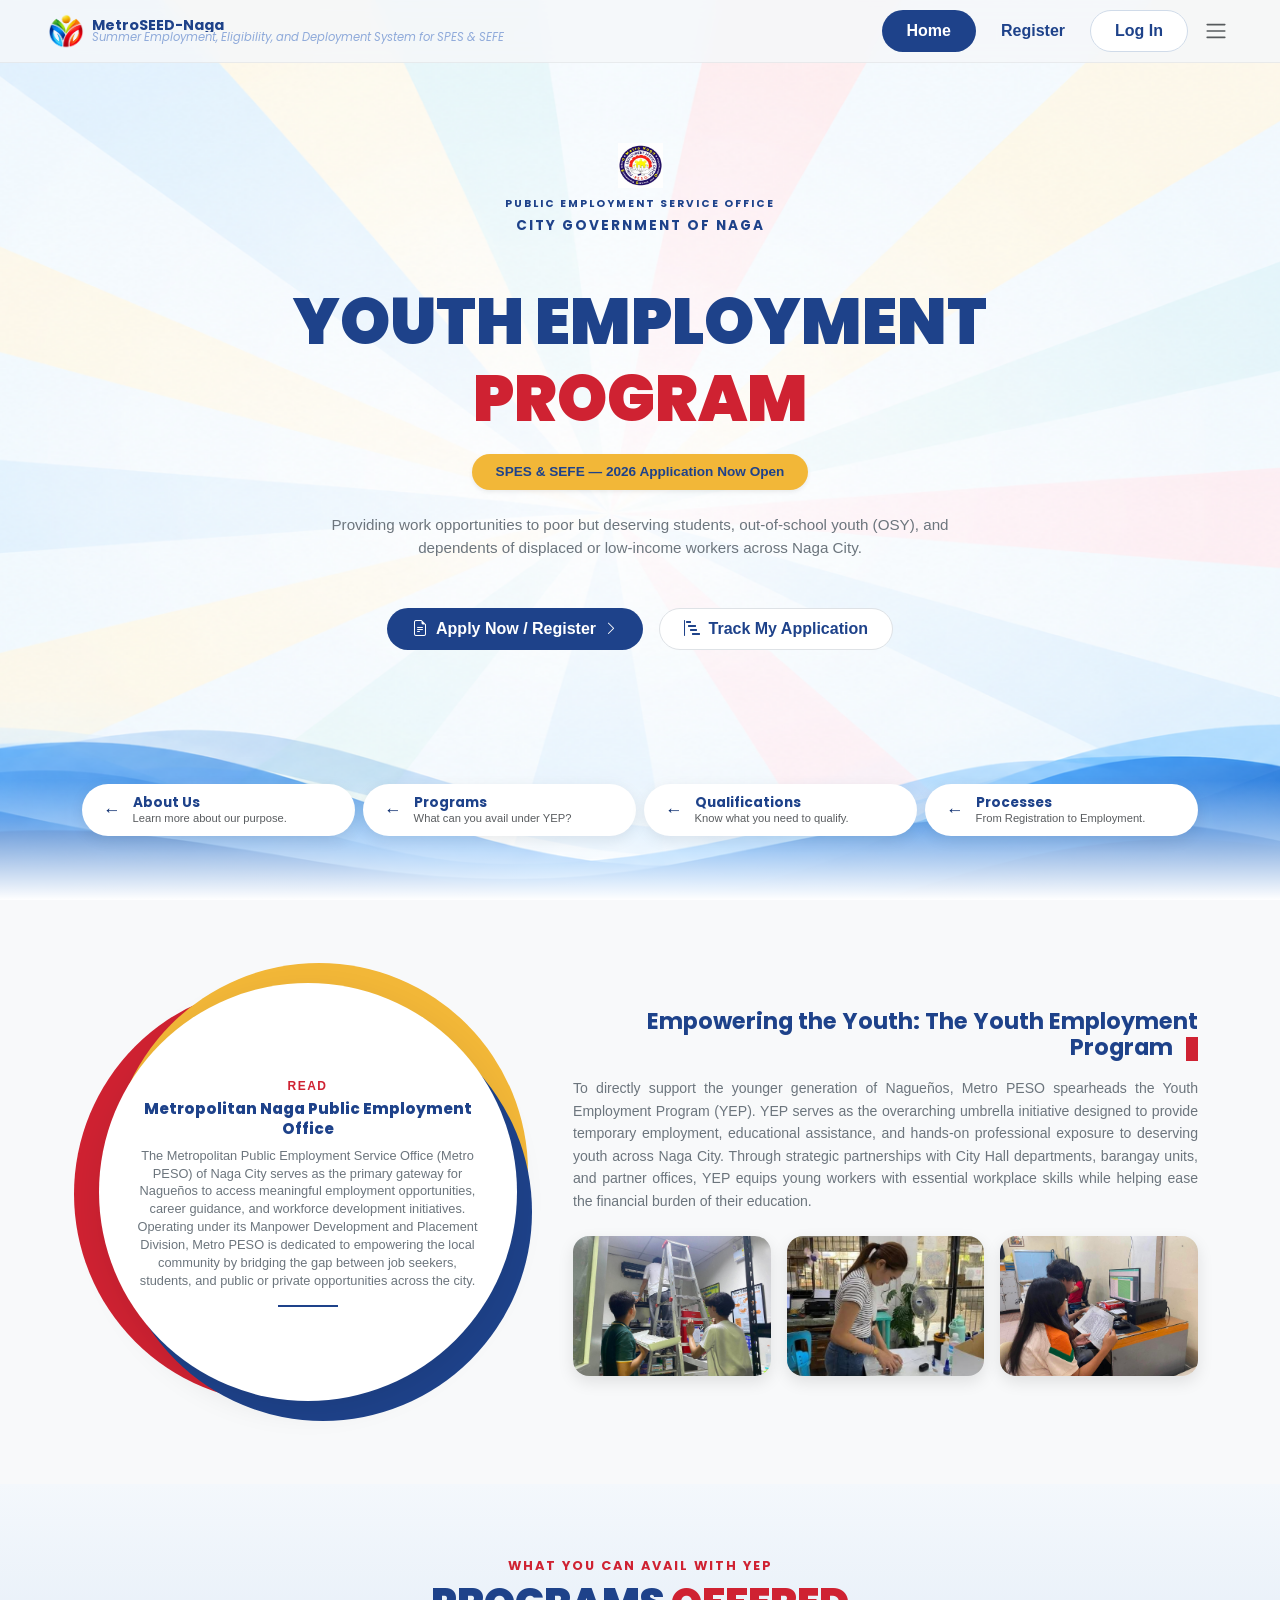
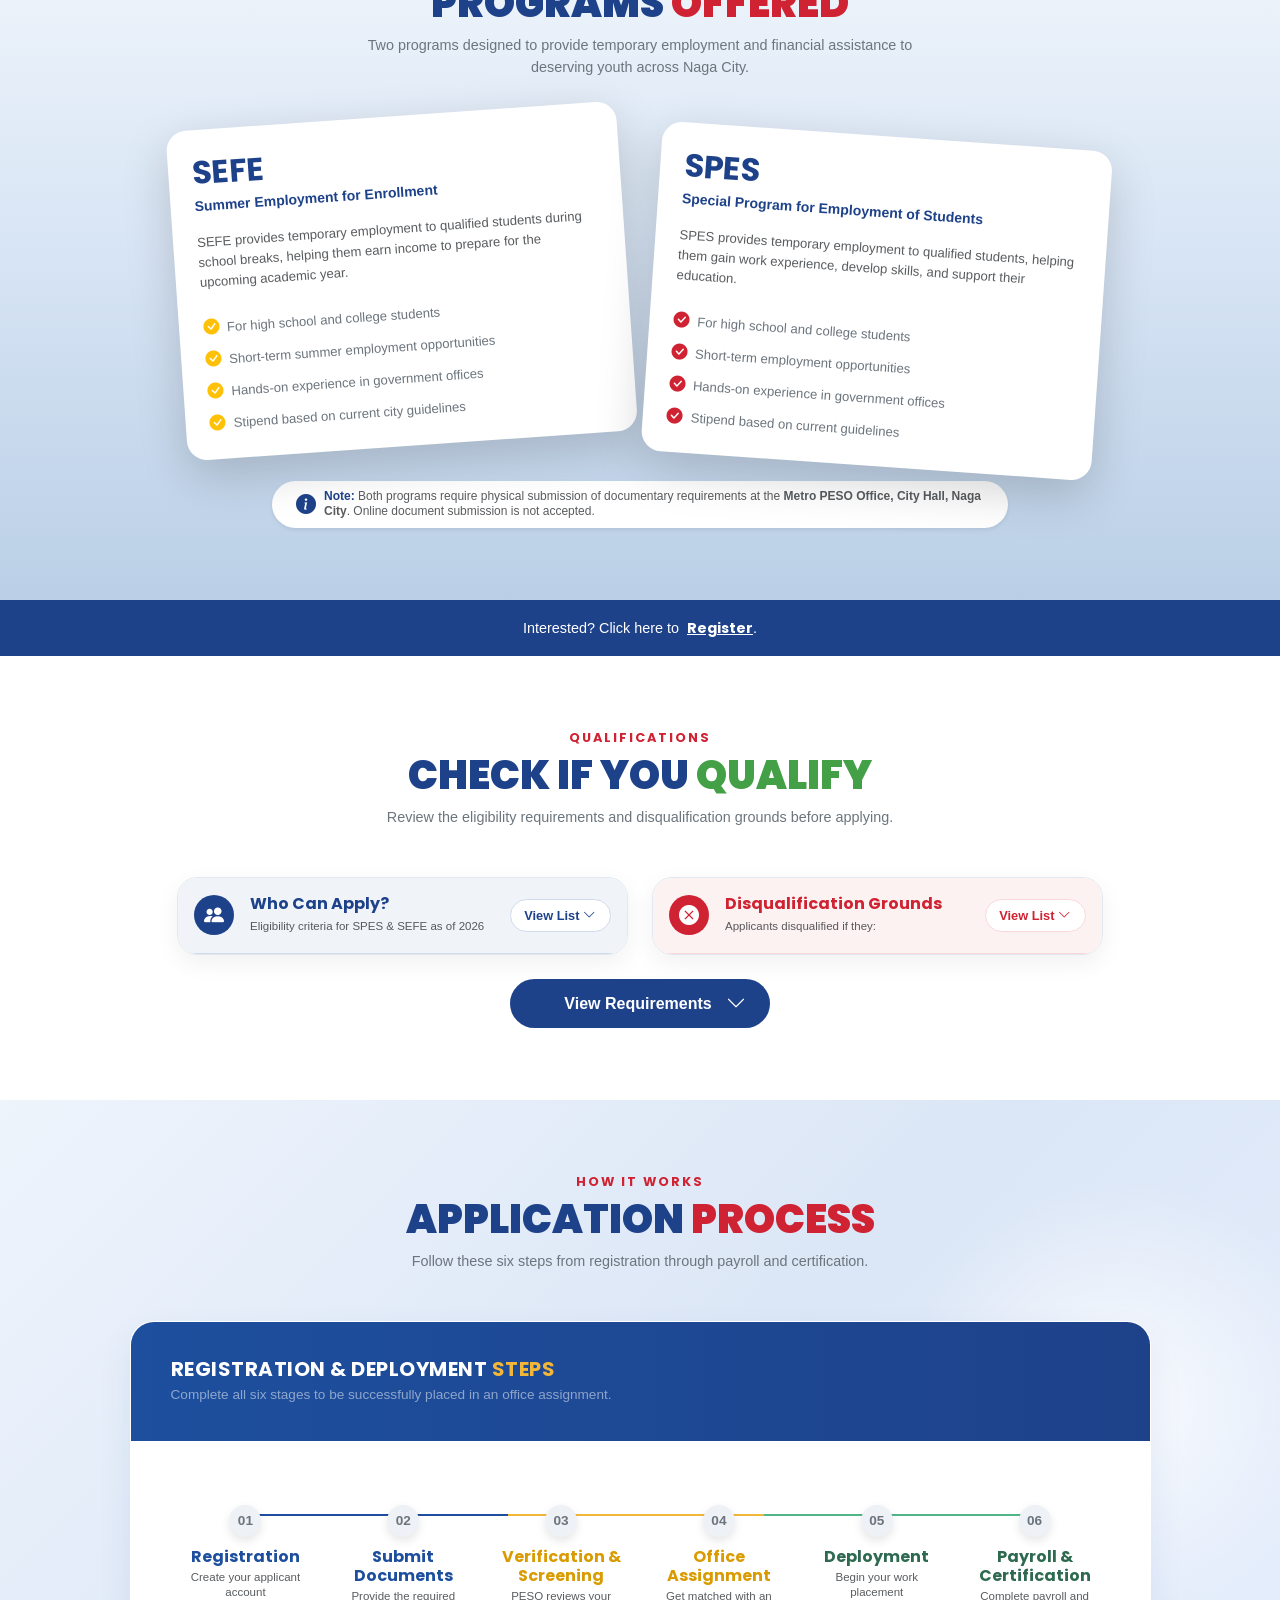
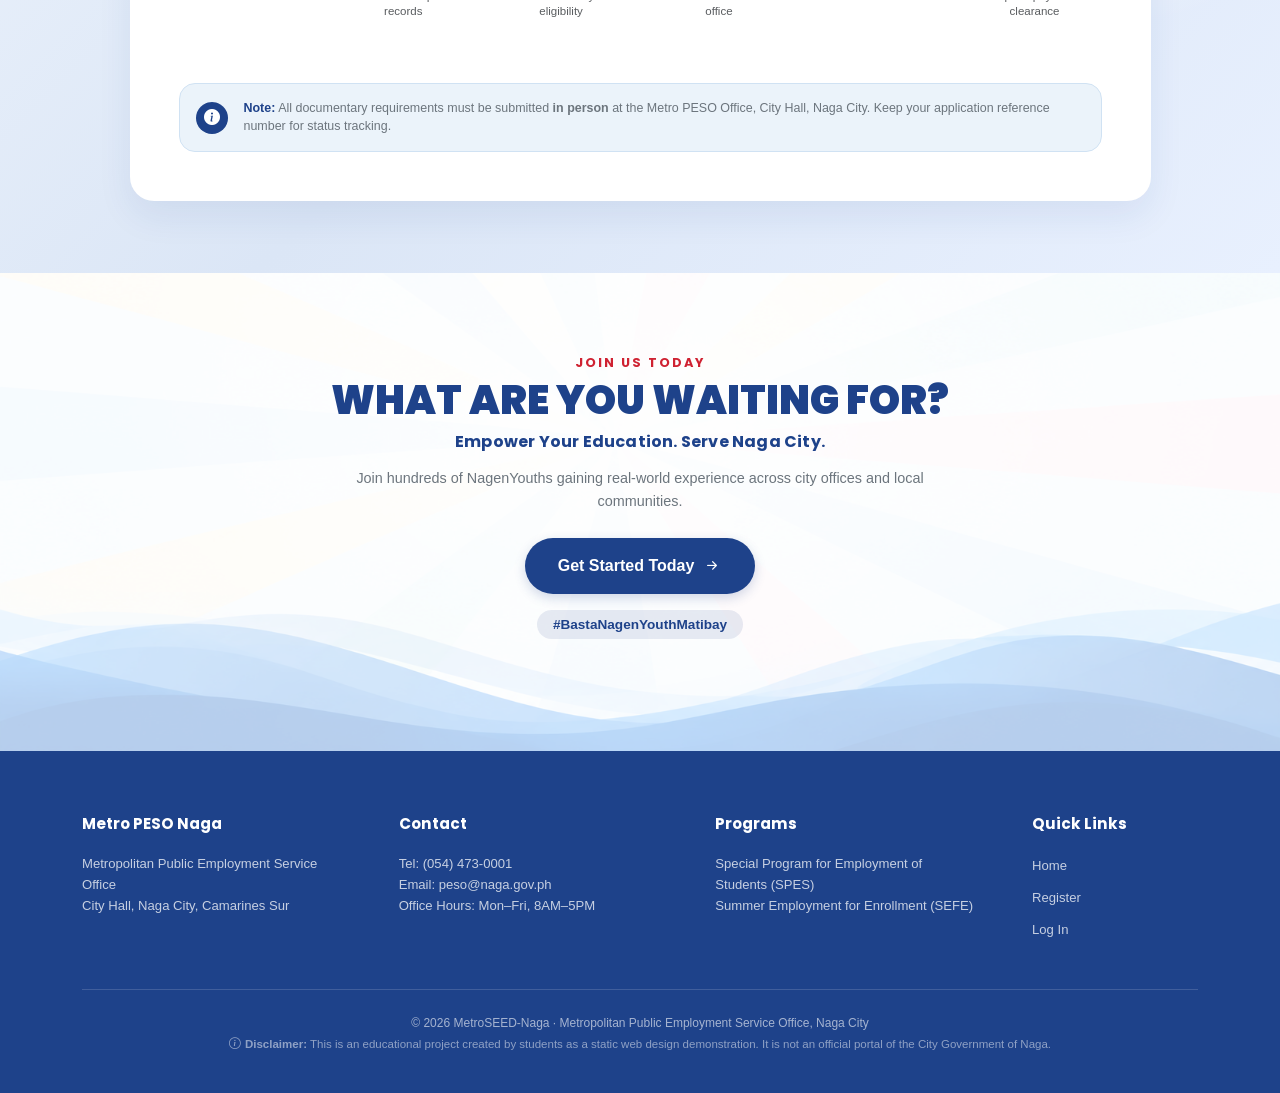
<file: index.html>
<!DOCTYPE html>
<html lang="en">
<head>
  <meta charset="UTF-8">
  <meta name="viewport" content="width=device-width, initial-scale=1.0"/>
  <title>Youth Employment Program - Naga City</title>
  <link rel="preconnect" href="https://fonts.googleapis.com">
  <link rel="preconnect" href="https://fonts.gstatic.com" crossorigin>
  <link href="https://fonts.googleapis.com/css2?family=Merriweather+Sans:ital,wght@0,300..800;1,300..800&family=Poppins:wght@300;400;500;600;700;800;900&display=swap" rel="stylesheet">
  <link rel="stylesheet" href="bootstrap.min.css"> 
  <link rel="stylesheet" href="https://cdn.jsdelivr.net/npm/bootstrap-icons@1.11.1/font/bootstrap-icons.css" />
  <link rel="stylesheet" href="stylesheet.css" />  
  <link rel="icon" type="image/png" href="photos/favicon/fav-icon.png"/>
</head>
<body>
  <section class="hero-section d-flex flex-column justify-content-between pb-4">
    <nav class="navbar fixed-navbar">
      <div class="container-fluid px-3 px-lg-5 d-flex align-items-center justify-content-between">
        <a class="navbar-brand d-flex align-items-center gap-2 me-auto overflow-hidden" href="#" style="max-width: calc(100% - 60px);">
          <img src="photos/metro-seed-logo.png" alt="Logo" width="36" height="36" class="d-inline-block flex-shrink-0" />
          <div class="d-flex flex-column lh-1 overflow-hidden">
            <span class="fw-bold text-navy text-truncate" style="font-size: clamp(0.75rem, 2.5vw, 0.9rem); color: #1e428a;">
              MetroSEED-Naga
            </span>
            <span class="text-muted fst-italic text-truncate" style="font-size: clamp(0.65rem, 2vw, 0.72rem); color: #8faada !important;">
              Summer Employment, Eligibility, and Deployment System for SPES & SEFE
            </span>
          </div>
        </a>
        <div class="d-flex align-items-center gap-2 ms-auto flex-shrink-0">  
          <div class="d-none d-lg-flex align-items-center gap-2">   
            <a class="btn text-white px-4 py-2 rounded-pill fw-semibold bg-navy text-nowrap" href="#" style="background-color: #1e428a;">
              Home
            </a>
            <a class="btn fw-semibold px-3 py-2 text-navy text-nowrap" href="registration.html" style="color: #1e428a !important;">
              Register
            </a>
            <a class="btn border px-4 py-2 rounded-pill fw-semibold text-navy bg-white text-nowrap me-1" href="login.html" style="color: #1e428a !important; border-color: #d0dbe9 !important;">
              Log In
            </a>
          </div>
          <div class="dropdown">
            <button class="btn border-0 shadow-none p-1" type="button" id="mainMenuDropdown" data-bs-toggle="dropdown" aria-expanded="false">
              <span class="navbar-toggler-icon"></span>
            </button>
            <ul class="dropdown-menu dropdown-menu-end custom-dropdown-menu p-2 mt-2" aria-labelledby="mainMenuDropdown">
              <li class="d-lg-none">
                <a class="dropdown-item btn text-white rounded-pill fw-semibold text-center mb-1 bg-navy" href="#" style="background-color: #1e428a; color: #ffffff !important;">
                  Home
                </a>
              </li>
              <li class="d-lg-none">
                <a class="dropdown-item fw-semibold text-center py-2 text-navy" href="registration.html" style="color: #1e428a !important;">
                  Register
                </a>
              </li>
              <li class="d-lg-none">
                <a class="dropdown-item btn border rounded-pill fw-semibold text-center text-navy mb-2" href="login.html" style="color: #1e428a !important; border-color: #d0dbe9 !important;">
                  Log In
                </a>
              </li>
              <li class="d-lg-none"><hr class="dropdown-divider my-1"></li>
              <li>
                <a class="dropdown-item fw-semibold py-2 text-navy d-flex align-items-center gap-2" href="#more-info" style="color: #1e428a;">
                  <i class="bi bi-info-circle text-red"></i> About Us
                </a>
              </li>
              <li>
                <a class="dropdown-item fw-semibold py-2 text-navy d-flex align-items-center gap-2" href="#programs" style="color: #1e428a;">
                  <i class="bi bi-grid text-red"></i> Programs
                </a>
              </li>
              <li>
                <a class="dropdown-item fw-semibold py-2 text-navy d-flex align-items-center gap-2" href="#qualifications" style="color: #1e428a;">
                  <i class="bi bi-check-circle text-red"></i> Qualifications
                </a>
              </li>
              <li>
                <a class="dropdown-item fw-semibold py-2 text-navy d-flex align-items-center gap-2" href="#processes" style="color: #1e428a;">
                  <i class="bi bi-diagram-3 text-red"></i> Processes
                </a>
              </li>
            </ul>
          </div>
        </div>
      </div>
    </nav>
    <div class="container text-center py-4 my-auto">
      <div class="mb-2">
        <img src="photos/metro-peso-seal.png" alt="Metro Peso Seal" width="45" height="45" />
      </div>
      <p class="text-uppercase text-navy fw-bold tracking-wide mb-1" style="font-size: 0.65rem; letter-spacing: 2px;">
        PUBLIC EMPLOYMENT SERVICE OFFICE
      </p>
      <p class="text-uppercase text-navy fw-bold tracking-wide mb-4" style="font-size: 0.85rem; letter-spacing: 2px;">
        CITY GOVERNMENT OF NAGA
      </p><br>
      <h1 class="display-3 fw-black text-navy fw-extrabold text-uppercase mb-0" style="font-weight: 900;">
        YOUTH EMPLOYMENT
      </h1>
      <h1 class="display-3 fw-black text-red fw-extrabold text-uppercase mb-3 " style="font-weight: 900;">
        PROGRAM 
      </h1>
      <div class="d-inline-block btn-badge px-4 py-2 mb-4 shadow-sm">
        SPES & SEFE — 2026 Application Now Open
      </div> 
      <p class="text-secondary mx-auto mb-4" style="max-width: 650px; font-size: 0.95rem;">
        Providing work opportunities to poor but deserving students, out-of-school youth (OSY), 
        and dependents of displaced or low-income workers across Naga City.
      </p> <br>
      <div class="d-flex flex-sm-row flex-column justify-content-center align-items-center gap-3">
        <a href="registration.html" class="btn bg-navy text-white rounded-pill px-4 py-2 fw-semibold d-flex align-items-center gap-2">
          <i class="bi bi-file-earmark-text"></i> Apply Now / Register <i class="bi bi-chevron-right small"></i>
        </a>
        <a href="askApplicationCode.html" target="_blank" class="btn btn-light border rounded-pill px-4 py-2 fw-semibold text-navy bg-white">
          <i class="bi bi-bar-chart-steps me-1"></i> Track My Application
        </a>
      </div>
    </div>
    <div class="hero-transition-gradient">
      <div class="container">
        <div class="row g-2 justify-content-center">
          <div class="col-6 col-md-3">
            <a href="#more-info" class="hero-nav-card">
              <span class="card-icon-arrow">&larr;</span>
              <div class="lh-sm">
                <div class="fw-bold text-navy" style="font-size: 0.85rem;">About Us</div>
                <div class="text-muted" style="font-size: 0.7rem;">Learn more about our purpose.</div>
              </div>
            </a>
          </div>
          <div class="col-6 col-md-3">
            <a href="#programs" class="hero-nav-card">
              <span class="card-icon-arrow">&larr;</span>
              <div class="lh-sm">
                <div class="fw-bold text-navy" style="font-size: 0.85rem;">Programs</div>
                <div class="text-muted" style="font-size: 0.7rem;">What can you avail under YEP?</div>
              </div>
            </a>
          </div>
          <div class="col-6 col-md-3">
            <a href="#qualifications" class="hero-nav-card">
              <span class="card-icon-arrow">&larr;</span>
              <div class="lh-sm">
                <div class="fw-bold text-navy" style="font-size: 0.85rem;">Qualifications</div>
                <div class="text-muted" style="font-size: 0.7rem;">Know what you need to qualify.</div>
              </div>
            </a>
          </div>
          <div class="col-6 col-md-3">
            <a href="#processes" class="hero-nav-card">
              <span class="card-icon-arrow">&larr;</span>
              <div class="lh-sm">
                <div class="fw-bold text-navy" style="font-size: 0.85rem;">Processes</div>
                <div class="text-muted" style="font-size: 0.7rem;">From Registration to Employment.</div>
              </div>
            </a>
          </div>
        </div>
      </div>
    </div>
  </section>
  <section id="more-info" class="bg-light py-5">
    <div class="container py-4">
      <div class="row align-items-center gy-5">
        <div class="col-lg-5 col-md-10 mx-auto">
          <div class="circle-badge-container">
            <div class="circle-red"></div>
            <div class="circle-yellow"></div>
            <div class="circle-blue"></div>
            <div class="circle-white-content">
              <span class="text-red text-uppercase fw-semibold mb-1" style="letter-spacing: 1.5px; font-size: 0.75rem;">
                READ
              </span>
              <h2 class="fw-black text-navy h5 mb-2" style="font-size: 0.95rem; line-height: 1.3; font-weight: 800;">
                Metropolitan Naga Public Employment Office
              </h2>
              <p class="text-secondary small mb-0" style="font-size: 0.8rem; line-height: 1.4;">
                The Metropolitan Public Employment Service Office (Metro PESO) of Naga City serves as the primary gateway for Nagueños to access meaningful employment opportunities, career guidance, and workforce development initiatives. Operating under its Manpower Development and Placement Division, Metro PESO is dedicated to empowering the local community by bridging the gap between job seekers, students, and public or private opportunities across the city.
              </p>
              <div class="blue-divider"></div>
            </div>
          </div>
        </div>
        <div class="col-lg-7">
          <div class="ps-lg-3">
            <h2 class="fw-bold text-navy mb-3 text-end" style="font-size: 1.4rem;">
              <span>Empowering the Youth: The Youth Employment Program</span>
              <span class="accent-block-red"></span>
            </h2>
            <p class="text-secondary mb-4" style="font-size: 0.88rem; line-height: 1.6; text-align: justify;">
              To directly support the younger generation of Nagueños, Metro PESO spearheads the Youth Employment Program (YEP). YEP serves as the overarching umbrella initiative designed to provide temporary employment, educational assistance, and hands-on professional exposure to deserving youth across Naga City. Through strategic partnerships with City Hall departments, barangay units, and partner offices, YEP equips young workers with essential workplace skills while helping ease the financial burden of their education.
            </p>
            <div class="row g-3">
              <div class="col-4">
                <img src="photos/ACTIVITIES/ACT1.jpg" alt="YEP Activity 1" class="yep-img-card">
              </div>
              <div class="col-4">
                <img src="photos/ACTIVITIES/ACT2.png" alt="YEP Activity 2" class="yep-img-card">
              </div>
              <div class="col-4">
                <img src="photos/ACTIVITIES/ACT3.png" alt="YEP Activity 3" class="yep-img-card">
              </div>
            </div>
          </div>
        </div>
      </div>
    </div>
  </section>
  <section id="programs" class="programs-section py-5">
    <div class="container py-4">
      <div class="text-center mb-5">
        <p class="text-uppercase text-red fw-bold mb-1" style="font-size: 0.8rem; letter-spacing: 2px;">
          WHAT YOU CAN AVAIL WITH YEP
        </p>
        <h2 class="display-6 fw-black text-navy fw-extrabold text-uppercase mb-2" style="font-weight: 900;">
          PROGRAMS <span class="text-red">OFFERED</span>
        </h2>
        <p class="text-secondary small mx-auto" style="max-width: 550px; font-size: 0.9rem;">
          Two programs designed to provide temporary employment and financial assistance to deserving youth across Naga City.
        </p>
      </div>
      <div class="row g-4 justify-content-center align-items-stretch mb-4">
        <div class="col-lg-5 col-md-6 d-flex">
          <div class="card program-card sefe-card h-100 shadow-lg border-0 p-4">
            <h3 class="fw-bold text-navy h2 mb-1" style="font-weight: 800;">SEFE</h3>
            <p class="fw-semibold text-navy small mb-3">Summer Employment for Enrollment</p>
            <p class="text-muted small mb-4" style="font-size: 0.82rem; line-height: 1.5;">
              SEFE provides temporary employment to qualified students during school breaks, helping them earn income to prepare for the upcoming academic year.
            </p>
            <ul class="list-unstyled d-flex flex-column gap-2 mb-0 mt-auto" style="font-size: 0.82rem;">
              <li class="d-flex align-items-center gap-2">
                <i class="bi bi-check-circle-fill text-warning fs-6"></i>
                <span class="text-secondary fw-medium">For high school and college students</span>
              </li>
              <li class="d-flex align-items-center gap-2">
                <i class="bi bi-check-circle-fill text-warning fs-6"></i>
                <span class="text-secondary fw-medium">Short-term summer employment opportunities</span>
              </li>
              <li class="d-flex align-items-center gap-2">
                <i class="bi bi-check-circle-fill text-warning fs-6"></i>
                <span class="text-secondary fw-medium">Hands-on experience in government offices</span>
              </li>
              <li class="d-flex align-items-center gap-2">
                <i class="bi bi-check-circle-fill text-warning fs-6"></i>
                <span class="text-secondary fw-medium">Stipend based on current city guidelines</span>
              </li>
            </ul>
          </div>
        </div>
        <div class="col-lg-5 col-md-6 d-flex">
          <div class="card program-card spes-card h-100 shadow-lg border-0 p-4">
            <h3 class="fw-bold text-navy h2 mb-1" style="font-weight: 800;">SPES</h3>
            <p class="fw-semibold text-navy small mb-3">Special Program for Employment of Students</p>
            <p class="text-muted small mb-4" style="font-size: 0.82rem; line-height: 1.5;">
              SPES provides temporary employment to qualified students, helping them gain work experience, develop skills, and support their education.
            </p>
            <ul class="list-unstyled d-flex flex-column gap-2 mb-0 mt-auto" style="font-size: 0.82rem;">
              <li class="d-flex align-items-center gap-2">
                <i class="bi bi-check-circle-fill text-red fs-6"></i>
                <span class="text-secondary fw-medium">For high school and college students</span>
              </li>
              <li class="d-flex align-items-center gap-2">
                <i class="bi bi-check-circle-fill text-red fs-6"></i>
                <span class="text-secondary fw-medium">Short-term employment opportunities</span>
              </li>
              <li class="d-flex align-items-center gap-2">
                <i class="bi bi-check-circle-fill text-red fs-6"></i>
                <span class="text-secondary fw-medium">Hands-on experience in government offices</span>
              </li>
              <li class="d-flex align-items-center gap-2">
                <i class="bi bi-check-circle-fill text-red fs-6"></i>
                <span class="text-secondary fw-medium">Stipend based on current guidelines</span>
              </li>
            </ul>
          </div>
        </div>
      </div>
      <div class="row justify-content-center mt-4">
        <div class="col-lg-8">
          <div class="bg-white rounded-pill px-4 py-2 shadow-sm d-flex align-items-center gap-2 text-start">
            <i class="bi bi-info-circle-fill text-navy fs-5 flex-shrink-0"></i>
            <span class="text-muted" style="font-size: 0.75rem; line-height: 1.3;">
              <strong class="text-navy">Note:</strong> Both programs require physical submission of documentary requirements at the <strong>Metro PESO Office, City Hall, Naga City</strong>. Online document submission is not accepted.
            </span>
          </div>
        </div>
      </div>
    </div>
  </section>
  <div class="bg-navy py-3 px-3 text-center text-white w-100 position-relative" style="z-index: 10;">
    <span class="fw-light d-inline-block" style="font-size: clamp(0.8rem, 2.5vw, 0.9rem); line-height: 1.4;">
      Interested? Click here to <a href="registration.html" class="text-white fw-bold text-decoration-underline ms-1">Register</a>.
    </span>
  </div>
  <section id="qualifications" class="qualifications-section py-5">
    <div class="container py-4 position-relative" style="z-index: 2;">
      <div class="text-center mb-5">
        <p class="text-uppercase text-red fw-bold mb-1" style="font-size: 0.8rem; letter-spacing: 2px;">
          QUALIFICATIONS
        </p>
        <h2 class="display-6 fw-black text-navy fw-extrabold text-uppercase mb-2" style="font-weight: 900;">
          CHECK IF YOU <span style="color: #43a047;">QUALIFY</span>
        </h2>
        <p class="text-secondary small mx-auto" style="max-width: 550px; font-size: 0.9rem;">
          Review the eligibility requirements and disqualification grounds before applying.
        </p>
      </div>
      <div class="row g-4 justify-content-center align-items-start mb-4">
        <div class="col-lg-5 col-md-6">
          <div class="qual-card qual-card-blue w-100">
            <div class="qual-header-blue p-3 d-flex align-items-center justify-content-between">
              <div class="d-flex align-items-center gap-3">
                <div class="icon-badge-blue d-flex align-items-center justify-content-center flex-shrink-0">
                  <i class="bi bi-people-fill fs-5"></i>
                </div>
                <div>
                  <h3 class="fw-bold text-navy h6 mb-0">Who Can Apply?</h3>
                  <span class="text-muted" style="font-size: 0.72rem;">Eligibility criteria for SPES & SEFE as of 2026</span>
                </div>
              </div>
              <button class="btn qual-toggle-btn qual-toggle-btn-blue collapsed d-flex align-items-center gap-1 flex-shrink-0 ms-2" type="button" data-bs-toggle="collapse" data-bs-target="#whoCanApplyList" aria-expanded="false" aria-controls="whoCanApplyList">
                <span>View List</span>
                <i class="bi bi-chevron-down"></i>
              </button>
            </div>
            <div class="collapse" id="whoCanApplyList">
              <div class="p-3 bg-white">
                <ul class="list-unstyled mb-0" style="font-size: 0.83rem;">
                  <li class="qual-list-item d-flex align-items-start gap-2">
                    <span class="qual-check-icon d-flex align-items-center justify-content-center flex-shrink-0 mt-1"><i class="bi bi-check-lg"></i></span>
                    <span class="text-secondary">Enrolled or incoming Grade 12, 1st-year college, or higher college students</span>
                  </li>
                  <li class="qual-list-item d-flex align-items-start gap-2">
                    <span class="qual-check-icon d-flex align-items-center justify-content-center flex-shrink-0 mt-1"><i class="bi bi-check-lg"></i></span>
                    <span class="text-secondary">Out-of-School Youth (OSY)</span>
                  </li>
                  <li class="qual-list-item d-flex align-items-start gap-2">
                    <span class="qual-check-icon d-flex align-items-center justify-content-center flex-shrink-0 mt-1"><i class="bi bi-check-lg"></i></span>
                    <span class="text-secondary">Dependents of low-income or displaced workers</span>
                  </li>
                  <li class="qual-list-item d-flex align-items-start gap-2">
                    <span class="qual-check-icon d-flex align-items-center justify-content-center flex-shrink-0 mt-1"><i class="bi bi-check-lg"></i></span>
                    <span class="text-secondary">Family income does not exceed ₱146,766 per year</span>
                  </li>
                  <li class="qual-list-item d-flex align-items-start gap-2">
                    <span class="qual-check-icon d-flex align-items-center justify-content-center flex-shrink-0 mt-1"><i class="bi bi-check-lg"></i></span>
                    <span class="text-secondary">GWA of 85% or higher with no failing grades</span>
                  </li>
                  <li class="qual-list-item d-flex align-items-start gap-2">
                    <span class="qual-check-icon d-flex align-items-center justify-content-center flex-shrink-0 mt-1"><i class="bi bi-check-lg"></i></span>
                    <span class="text-secondary">Financial aid does not exceed ₱5,000 per semester</span>
                  </li>
                  <li class="qual-list-item d-flex align-items-start gap-2">
                    <span class="qual-check-icon d-flex align-items-center justify-content-center flex-shrink-0 mt-1"><i class="bi bi-check-lg"></i></span>
                    <span class="text-secondary">Aged 18–30 (priority, especially solo parent or PWD dependents)</span>
                  </li>
                </ul>
              </div>
            </div>
          </div>
        </div>
        <div class="col-lg-5 col-md-6">
          <div class="qual-card qual-card-red w-100">
            <div class="qual-header-red p-3 d-flex align-items-center justify-content-between">
              <div class="d-flex align-items-center gap-3">
                <div class="icon-badge-red d-flex align-items-center justify-content-center flex-shrink-0">
                  <i class="bi bi-x-circle-fill fs-5"></i>
                </div>
                <div>
                  <h3 class="fw-bold text-red h6 mb-0">Disqualification Grounds</h3>
                  <span class="text-muted" style="font-size: 0.72rem;">Applicants disqualified if they:</span>
                </div>
              </div>
              <button class="btn qual-toggle-btn qual-toggle-btn-red collapsed d-flex align-items-center gap-1 flex-shrink-0 ms-2" type="button" data-bs-toggle="collapse" data-bs-target="#disqualificationList" aria-expanded="false" aria-controls="disqualificationList">
                <span>View List</span>
                <i class="bi bi-chevron-down"></i>
              </button>
            </div>
            <div class="collapse" id="disqualificationList">
              <div class="p-3 bg-white">
                <ul class="list-unstyled mb-0" style="font-size: 0.83rem;">
                  <li class="qual-list-item d-flex align-items-start gap-2">
                    <span class="qual-cross-icon d-flex align-items-center justify-content-center flex-shrink-0 mt-1"><i class="bi bi-x-lg"></i></span>
                    <span class="text-secondary">Drop any subject during the program period</span>
                  </li>
                  <li class="qual-list-item d-flex align-items-start gap-2">
                    <span class="qual-cross-icon d-flex align-items-center justify-content-center flex-shrink-0 mt-1"><i class="bi bi-x-lg"></i></span>
                    <span class="text-secondary">Receive non-RA 10931 financial aid exceeding ₱5,000/semester</span>
                  </li>
                  <li class="qual-list-item d-flex align-items-start gap-2">
                    <span class="qual-cross-icon d-flex align-items-center justify-content-center flex-shrink-0 mt-1"><i class="bi bi-x-lg"></i></span>
                    <span class="text-secondary">Are graduating college students</span>
                  </li>
                  <li class="qual-list-item d-flex align-items-start gap-2">
                    <span class="qual-cross-icon d-flex align-items-center justify-content-center flex-shrink-0 mt-1"><i class="bi bi-x-lg"></i></span>
                    <span class="text-secondary">Are enrolled in summer classes or OJT</span>
                  </li>
                  <li class="qual-list-item d-flex align-items-start gap-2">
                    <span class="qual-cross-icon d-flex align-items-center justify-content-center flex-shrink-0 mt-1"><i class="bi bi-x-lg"></i></span>
                    <span class="text-secondary">Fail to submit complete requirements before the deadline</span>
                  </li>
                  <li class="qual-list-item d-flex align-items-start gap-2">
                    <span class="qual-cross-icon d-flex align-items-center justify-content-center flex-shrink-0 mt-1"><i class="bi bi-x-lg"></i></span>
                    <span class="text-secondary">Have another family member currently enrolled in the program</span>
                  </li>
                </ul>
              </div>
            </div>
          </div>
        </div>
      </div>
      <div class="d-flex flex-column align-items-center mt-4">
        <button class="btn requirements-pill-btn collapsed d-flex align-items-center justify-content-between" type="button" data-bs-toggle="collapse" data-bs-target="#requirementsDropdown" aria-expanded="false" aria-controls="requirementsDropdown">
          <span class="mx-auto ps-3">View Requirements</span>
          <i class="bi bi-chevron-down fs-5"></i>
        </button>
        <div class="collapse w-100 max-w-lg mt-3" id="requirementsDropdown" style="max-width: 750px;">
          <div class="card card-body border-0 shadow-lg rounded-4 p-4 text-start">
            <h4 class="fw-bold text-navy h6 mb-3 border-bottom pb-2">
              <i class="bi bi-file-earmark-check-fill text-red me-2"></i>Documentary Requirements Checklist
            </h4>
            <div class="row g-3" style="font-size: 0.85rem;">
              <div class="col-md-6">
                <ul class="list-unstyled d-flex flex-column gap-2 mb-0">
                  <li class="d-flex align-items-center gap-2">
                    <i class="bi bi-file-earmark-text text-navy"></i>
                    <span>Duly accomplished SPES / SEFE Application Form</span>
                  </li>
                  <li class="d-flex align-items-center gap-2">
                    <i class="bi bi-file-earmark-text text-navy"></i>
                    <span>PSA Birth Certificate / Local Civil Registry Copy</span>
                  </li>
                  <li class="d-flex align-items-center gap-2">
                    <i class="bi bi-file-earmark-text text-navy"></i>
                    <span>Form 138 (Report Card) or Official Transcript of Records (GWA of at least 85%)</span>
                  </li>
                </ul>
              </div>
              <div class="col-md-6">
                <ul class="list-unstyled d-flex flex-column gap-2 mb-0">
                  <li class="d-flex align-items-center gap-2">
                    <i class="bi bi-file-earmark-text text-navy"></i>
                    <span>Barangay Certificate of Indigency</span>
                  </li>
                  <li class="d-flex align-items-center gap-2">
                    <i class="bi bi-file-earmark-text text-navy"></i>
                    <span>Parents' Income Tax Return (ITR) or Tax Exemption Certificate</span>
                  </li>
                  <li class="d-flex align-items-center gap-2">
                    <i class="bi bi-file-earmark-text text-navy"></i>
                    <span>Certificate of Non-Receipt of Financial Aid exceeding ₱5,000</span>
                  </li>
                </ul>
              </div>
            </div>
          </div>
        </div>
      </div>
    </div>
  </section>
  <section id="processes" class="processes-section py-5">
    <div class="container py-4">
      <div class="text-center mb-5">
        <p class="text-uppercase text-red fw-bold mb-1" style="font-size: 0.8rem; letter-spacing: 2px;">
          HOW IT WORKS
        </p>
        <h2 class="display-6 fw-black text-navy fw-extrabold text-uppercase mb-2" style="font-weight: 900;">
          APPLICATION <span class="text-red">PROCESS</span>
        </h2>
        <p class="text-secondary small mx-auto" style="max-width: 550px; font-size: 0.9rem;">
          Follow these six steps from registration through payroll and certification.
        </p>
      </div>
      <div class="row justify-content-center">
        <div class="col-lg-11">
          <div class="process-main-card">
            <div class="process-header-banner text-white">
              <h3 class="fw-bold mb-1 text-uppercase" style="font-size: 1.25rem; letter-spacing: 0.5px;">
                REGISTRATION & DEPLOYMENT <span style="color: #f2b738;">STEPS</span>
              </h3>
              <p class="mb-0 text-white-50 small" style="font-size: 0.85rem;">
                Complete all six stages to be successfully placed in an office assignment.
              </p>
            </div>
            <div class="p-4 p-md-5">
              <div class="timeline-container">
                <div class="timeline-connecting-line d-none d-lg-block"></div>
                <div class="row g-4 text-center justify-content-center">
                  <div class="col-lg-2 col-md-4 col-6 step-node">
                    <div class="step-circle bg-step-blue">01</div>
                    <h4 class="fw-bold text-step-blue h6 mb-1">Registration</h4>
                    <p class="text-muted mb-0" style="font-size: 0.72rem; line-height: 1.3;">
                      Create your applicant account
                    </p>
                  </div>
                  <div class="col-lg-2 col-md-4 col-6 step-node">
                    <div class="step-circle bg-step-blue">02</div>
                    <h4 class="fw-bold text-step-blue h6 mb-1">Submit Documents</h4>
                    <p class="text-muted mb-0" style="font-size: 0.72rem; line-height: 1.3;">
                      Provide the required records
                    </p>
                  </div>
                  <div class="col-lg-2 col-md-4 col-6 step-node">
                    <div class="step-circle bg-step-yellow">03</div>
                    <h4 class="fw-bold text-step-yellow h6 mb-1">Verification & Screening</h4>
                    <p class="text-muted mb-0" style="font-size: 0.72rem; line-height: 1.3;">
                      PESO reviews your eligibility
                    </p>
                  </div>
                  <div class="col-lg-2 col-md-4 col-6 step-node">
                    <div class="step-circle bg-step-yellow">04</div>
                    <h4 class="fw-bold text-step-yellow h6 mb-1">Office Assignment</h4>
                    <p class="text-muted mb-0" style="font-size: 0.72rem; line-height: 1.3;">
                      Get matched with an office
                    </p>
                  </div>
                  <div class="col-lg-2 col-md-4 col-6 step-node">
                    <div class="step-circle bg-step-green">05</div>
                    <h4 class="fw-bold text-step-green h6 mb-1">Deployment</h4>
                    <p class="text-muted mb-0" style="font-size: 0.72rem; line-height: 1.3;">
                      Begin your work placement
                    </p>
                  </div>
                  <div class="col-lg-2 col-md-4 col-6 step-node">
                    <div class="step-circle bg-step-green">06</div>
                    <h4 class="fw-bold text-step-green h6 mb-1">Payroll & Certification</h4>
                    <p class="text-muted mb-0" style="font-size: 0.72rem; line-height: 1.3;">
                      Complete payroll and clearance
                    </p>
                  </div>
                </div>
              </div>
              <div class="mt-5">
                <div class="rounded-4 p-3 d-flex align-items-center gap-3 text-start" style="background-color: #ebf3fa; border: 1px solid #d0e2f3;">
                  <div class="bg-navy text-white rounded-circle d-flex align-items-center justify-content-center flex-shrink-0" style="width: 32px; height: 32px;">
                    <i class="bi bi-info-circle-fill fs-6"></i>
                  </div>
                  <span class="text-secondary" style="font-size: 0.78rem; line-height: 1.4;">
                    <strong class="text-navy">Note:</strong> All documentary requirements must be submitted <strong>in person</strong> at the Metro PESO Office, City Hall, Naga City. Keep your application reference number for status tracking.
                  </span>
                </div>
              </div>
            </div>
          </div>
        </div>
      </div>
    </div>
  </section>
  <section class="cta-light-section">
    <div class="container">
      <div class="row justify-content-center">
        <div class="col-lg-8 col-md-10">
          <p class="text-uppercase text-red fw-bold mb-1" style="font-size: 0.8rem; letter-spacing: 2px;">
            JOIN US TODAY
          </p>
          <h2 class="display-6 fw-black text-navy fw-extrabold text-uppercase mb-2" style="font-weight: 900;">
            WHAT ARE YOU <span class="text-navy">WAITING FOR?</span>
          </h2>
          <h3 class="fw-bold text-navy h6 mb-3" style="font-weight: 800; letter-spacing: 0.2px;">
            Empower Your Education. Serve Naga City.
          </h3>
          <p class="text-secondary mx-auto mb-4" style="max-width: 580px; font-size: 0.9rem; line-height: 1.6;">
            Join hundreds of NagenYouths gaining real-world experience across city offices and local communities.
          </p>
          <div class="mb-3">
            <a href="#" class="btn btn-cta-navy">
              <span>Get Started Today</span>
              <i class="bi bi-arrow-right-short fs-5"></i>
            </a>
          </div>
          <div>
            <span class="badge cta-hashtag-pill rounded-pill px-3 py-2">
              #BastaNagenYouthMatibay
            </span>
          </div>
        </div>
      </div>
    </div>
  </section>
  <footer class="site-footer">
    <div class="container">
      <div class="row g-4 justify-content-between">
        <div class="col-lg-3 col-md-6">
          <h4 class="footer-heading">Metro PESO Naga</h4>
          <p class="footer-text mb-0">
            Metropolitan Public Employment Service Office<br>
            City Hall, Naga City, Camarines Sur
          </p>
        </div>
        <div class="col-lg-3 col-md-6">
          <h4 class="footer-heading">Contact</h4>
          <p class="footer-text mb-0">
            Tel: (054) 473-0001<br>
            Email: peso@naga.gov.ph<br>
            Office Hours: Mon–Fri, 8AM–5PM
          </p>
        </div>
        <div class="col-lg-3 col-md-6">
          <h4 class="footer-heading">Programs</h4>
          <p class="footer-text mb-0">
            Special Program for Employment of Students (SPES)<br>
            Summer Employment for Enrollment (SEFE)
          </p>
        </div>
        <div class="col-lg-2 col-md-6">
          <h4 class="footer-heading">Quick Links</h4>
          <ul class="list-unstyled footer-links d-flex flex-column gap-2 mb-0">
            <li><a href="#">Home</a></li>
            <li><a href="#">Register</a></li>
            <li><a href="#">Log In</a></li>
          </ul>
        </div>
      </div>
      <div class="footer-divider"></div>
      <div class="text-center">
        <p class="footer-copyright mb-1">
          © 2026 MetroSEED-Naga · Metropolitan Public Employment Service Office, Naga City
        </p>
        <p class="footer-disclaimer mb-0">
          <i class="bi bi-info-circle me-1"></i><strong>Disclaimer:</strong> This is an educational project created by students as a static web design demonstration. It is not an official portal of the City Government of Naga.
        </p>
      </div>
    </div>
  </footer>
  <script src="https://cdn.jsdelivr.net/npm/bootstrap@5.3.0/dist/js/bootstrap.bundle.min.js"></script>
</body>
</html>
</file>
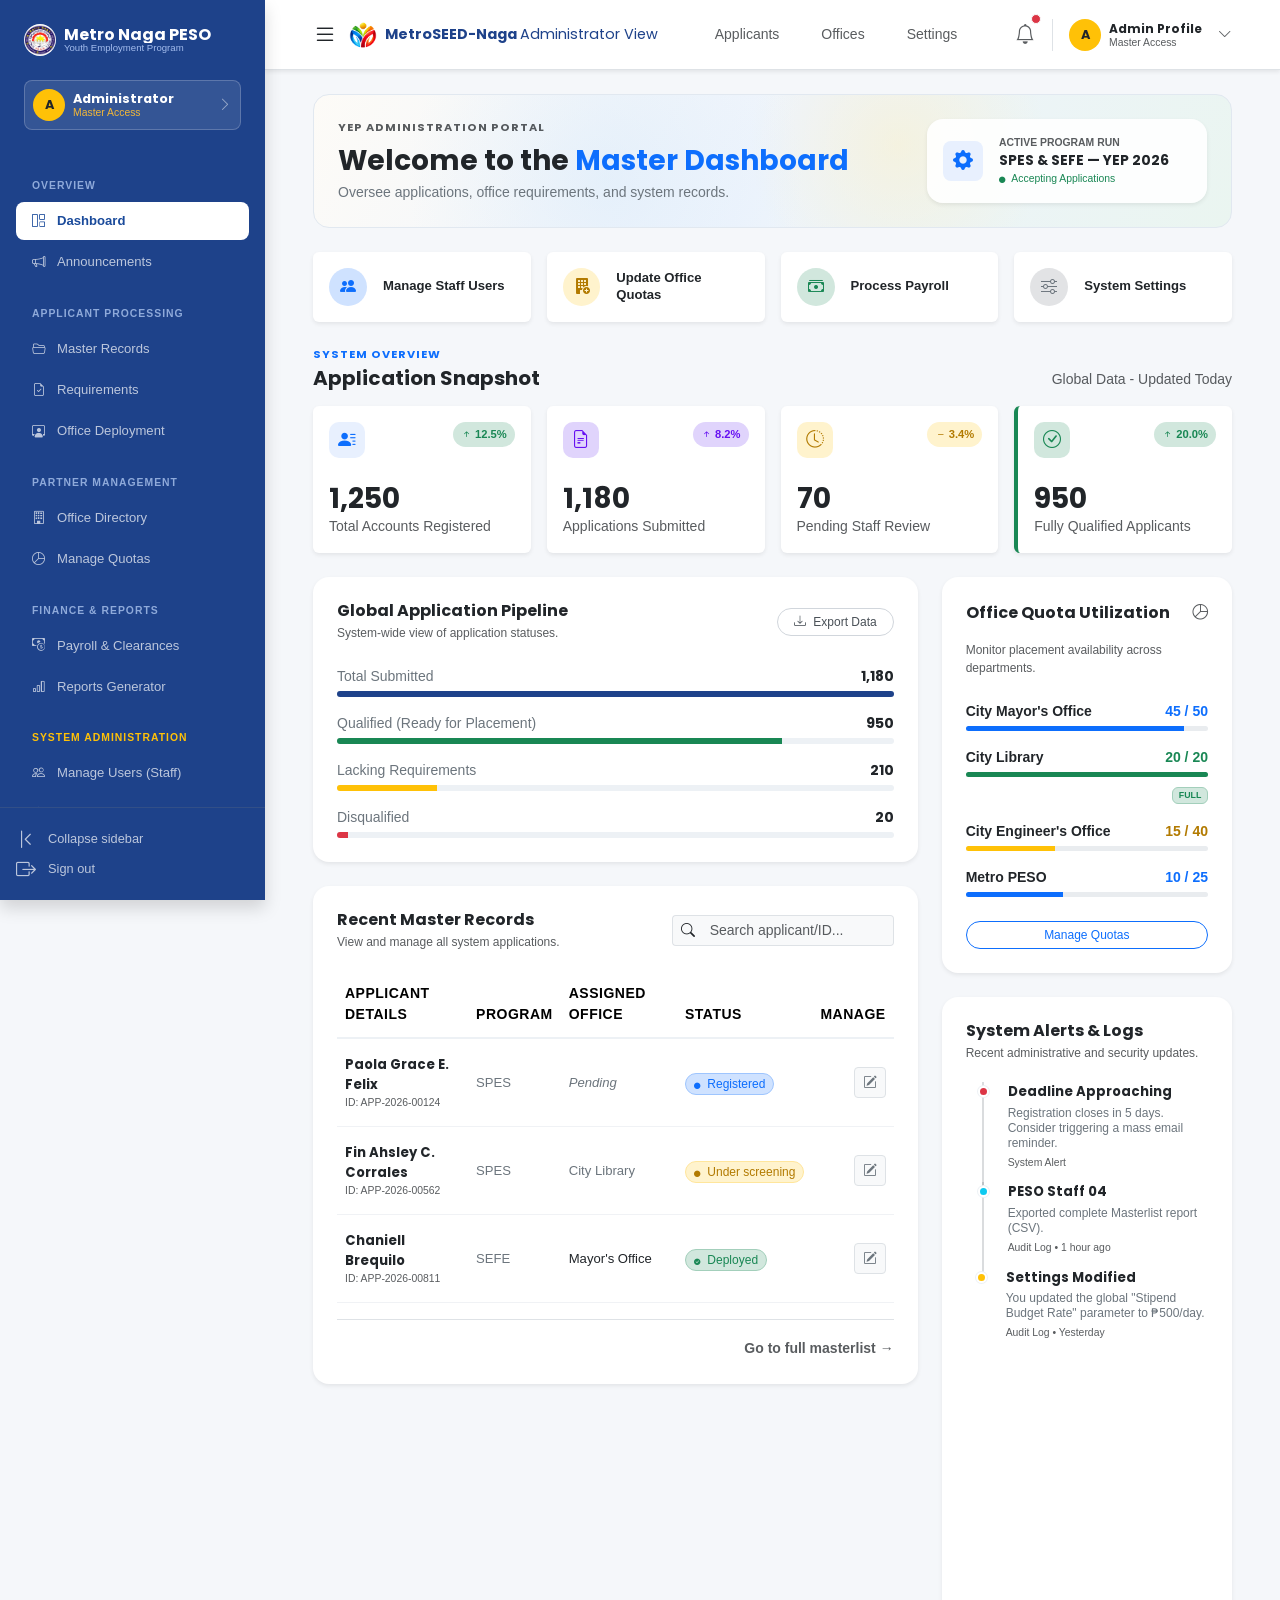
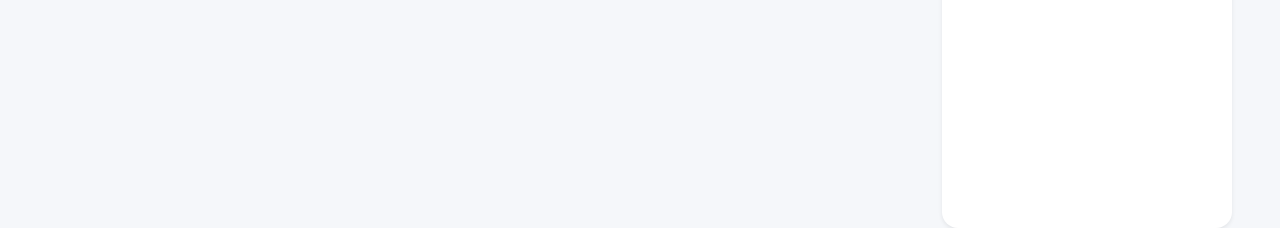
<file: adminDashboard.html>
<!DOCTYPE html>
<html lang="en">
<head>
  <meta charset="UTF-8">
  <meta name="viewport" content="width=device-width, initial-scale=1.0">
  <title>MetroSEED - Administrator Dashboard</title>
  <link rel="preconnect" href="https://fonts.googleapis.com">
  <link rel="preconnect" href="https://fonts.gstatic.com" crossorigin>
  <link href="https://fonts.googleapis.com/css2?family=Merriweather+Sans:ital,wght@0,300..800;1,300..800&family=Poppins:wght@300;400;500;600;700;800;900&display=swap" rel="stylesheet">
  <link rel="stylesheet" href="bootstrap.min.css"> 
  <link rel="stylesheet" href="https://cdn.jsdelivr.net/npm/bootstrap-icons@1.11.1/font/bootstrap-icons.css">
  <link rel="stylesheet" href="stylesheet.css">
  <link rel="icon" type="image/png" href="photos/favicon/fav-icon.png"/>
</head>
<body class="dashboard-body">
  <aside class="dash-sidebar bg-navy text-white d-flex flex-column shadow">
    <div class="sidebar-brand d-flex align-items-center gap-2 p-4">
      <img src="photos/metro-peso-seal.png" alt="Logo" class="rounded-circle flex-shrink-0" width="32" height="32">
      <div class="lh-1 sidebar-text overflow-hidden">
        <div class="fw-bold fs-6 text-truncate">Metro Naga PESO</div>
        <div class="text-truncate" style="font-size: 0.6rem; color: #a3bced;">Youth Employment Program</div>
      </div>
    </div>
    <div class="px-4 mb-4 sidebar-user-wrapper">
      <div class="sidebar-user-card d-flex align-items-center gap-2 p-2 rounded-3" style="background-color: rgba(255,255,255,0.1); border: 1px solid rgba(255,255,255,0.2);">
        <div class="bg-warning text-dark fw-bold rounded-circle d-flex align-items-center justify-content-center flex-shrink-0" style="width: 32px; height: 32px; font-size: 0.8rem;">
          A
        </div>
        <div class="lh-sm sidebar-text overflow-hidden">
          <div class="fw-bold text-truncate" style="font-size: 0.8rem;">Administrator</div>
          <div class="text-truncate" style="font-size: 0.65rem; color: #f2b738;">Master Access</div>
        </div>
        <i class="bi bi-chevron-right ms-auto small text-white-50 sidebar-text"></i>
      </div>
    </div>
    <div class="sidebar-nav flex-grow-1 px-3 overflow-y-auto overflow-x-hidden custom-scrollbar">
      <div class="nav-section-title">OVERVIEW</div>
      <a href="#" class="nav-link active"><i class="bi bi-grid-1x2"></i> <span class="sidebar-text">Dashboard</span></a>
      <a href="#" class="nav-link"><i class="bi bi-megaphone"></i> <span class="sidebar-text">Announcements</span></a>
      <div class="nav-section-title mt-4">APPLICANT PROCESSING</div>
      <a href="#" class="nav-link"><i class="bi bi-folder2-open"></i> <span class="sidebar-text">Master Records</span></a>
      <a href="#" class="nav-link"><i class="bi bi-file-earmark-check"></i> <span class="sidebar-text">Requirements</span></a>
      <a href="#" class="nav-link"><i class="bi bi-person-workspace"></i> <span class="sidebar-text">Office Deployment</span></a>
      <div class="nav-section-title mt-4">PARTNER MANAGEMENT</div>
      <a href="#" class="nav-link"><i class="bi bi-building"></i> <span class="sidebar-text">Office Directory</span></a>
      <a href="#" class="nav-link"><i class="bi bi-pie-chart"></i> <span class="sidebar-text">Manage Quotas</span></a>
      <div class="nav-section-title mt-4">FINANCE & REPORTS</div>
      <a href="#" class="nav-link"><i class="bi bi-cash-coin"></i> <span class="sidebar-text">Payroll & Clearances</span></a>
      <a href="#" class="nav-link"><i class="bi bi-bar-chart"></i> <span class="sidebar-text">Reports Generator</span></a>
      <div class="nav-section-title mt-4 text-warning">SYSTEM ADMINISTRATION</div>
      <a href="#" class="nav-link"><i class="bi bi-people"></i> <span class="sidebar-text">Manage Users (Staff)</span></a>
      <a href="#" class="nav-link"><i class="bi bi-gear"></i> <span class="sidebar-text">System Settings</span></a>
      <a href="#" class="nav-link"><i class="bi bi-shield-check"></i> <span class="sidebar-text">Audit Logs</span></a>
    </div>
    <div class="sidebar-footer p-3 mt-auto border-top border-secondary border-opacity-25">
      <a href="#" id="sidebarCollapseBtn" class="nav-link cursor-pointer">
        <i class="bi bi-chevron-bar-left fs-5"></i> 
        <span class="sidebar-text">Collapse sidebar</span>
      </a>
      <a href="login.html" class="nav-link text-danger-hover">
        <i class="bi bi-box-arrow-right fs-5"></i> 
        <span class="sidebar-text">Sign out</span>
      </a>
    </div>
  </aside>
  <main class="dash-main-content">
    <header class="dash-top-navbar d-flex align-items-center justify-content-between px-4 px-lg-5 bg-white border-bottom shadow-sm">
      <div class="d-flex align-items-center gap-2">
        <button id="sidebarToggleBtn" class="btn btn-link text-dark p-0 me-1 fs-4 text-decoration-none border-0">
          <i class="bi bi-list"></i>
        </button>
        <img src="photos/metro-seed-logo.png" alt="Logo" width="28" height="28" onerror="this.src='https://via.placeholder.com/28x28/1e428a/ffffff?text=M'">
        <span class="fw-bold text-navy d-none d-md-block" style="font-size: 0.9rem;">MetroSEED-Naga <span class="fw-normal text-navy">Administrator View</span></span>
      </div>
      <div class="d-none d-lg-flex align-items-center gap-2">
        <a href="#" class="btn btn-sm text-muted fw-medium px-3">Applicants</a>
        <a href="#" class="btn btn-sm text-muted fw-medium px-3">Offices</a>
        <a href="#" class="btn btn-sm text-muted fw-medium px-3">Settings</a>
      </div>
      <div class="d-flex align-items-center gap-3">
        <div class="position-relative">
          <button class="btn btn-link text-muted p-0 fs-5"><i class="bi bi-bell"></i></button>
          <span class="position-absolute top-0 start-100 translate-middle p-1 bg-danger border border-light rounded-circle">
            <span class="visually-hidden">New alerts</span>
          </span>
        </div>
        <div class="d-flex align-items-center gap-2 border-start ps-3 cursor-pointer">
          <div class="bg-warning text-dark fw-bold rounded-circle d-flex align-items-center justify-content-center" style="width: 32px; height: 32px; font-size: 0.8rem;">
            A
          </div>
          <div class="d-none d-md-block lh-sm text-start">
            <div class="fw-bold text-dark" style="font-size: 0.75rem;">Admin Profile</div>
            <div class="text-muted" style="font-size: 0.65rem;">Master Access</div>
          </div>
          <i class="bi bi-chevron-down text-muted small ms-2"></i>
        </div>
      </div>
    </header>
    <div class="dash-body-container px-4 px-lg-5 py-4">
      <div class="welcome-banner rounded-4 p-4 mb-4 d-flex justify-content-between align-items-center position-relative overflow-hidden">
        <div class="position-relative z-2">
          <div class="text-uppercase fw-bold text-muted mb-2" style="font-size: 0.7rem; letter-spacing: 1px;">YEP ADMINISTRATION PORTAL</div>
          <h3 class="fw-bold text-dark mb-1">Welcome to the <span class="text-primary">Master Dashboard</span></h3>
          <p class="text-secondary small mb-0">Oversee applications, office requirements, and system records.</p>
        </div>
        <div class="card border-0 shadow-sm rounded-4 position-relative z-2 d-none d-md-flex" style="min-width: 280px; background: rgba(255,255,255,0.9);">
          <div class="card-body p-3 d-flex gap-3 align-items-center">
            <div class="bg-light-blue text-primary rounded-3 d-flex align-items-center justify-content-center" style="width: 40px; height: 40px;">
              <i class="bi bi-gear-fill fs-5"></i>
            </div>
            <div>
              <div class="text-muted text-uppercase" style="font-size: 0.65rem; font-weight: 600;">ACTIVE PROGRAM RUN</div>
              <div class="fw-bold text-dark" style="font-size: 0.85rem;">SPES & SEFE — YEP 2026</div>
              <div class="text-success fw-medium" style="font-size: 0.65rem;"><i class="bi bi-circle-fill me-1" style="font-size: 0.4rem;"></i> Accepting Applications</div>
            </div>
          </div>
        </div>
        <div class="banner-bg-shape shape-1"></div>
        <div class="banner-bg-shape shape-2"></div>
      </div>
      <div class="row g-3 mb-4">
        <div class="col-6 col-md-3">
          <a href="#" class="card quick-action-card border-0 shadow-sm text-decoration-none h-100">
            <div class="card-body p-3 d-flex align-items-center gap-3">
              <div class="bg-primary-subtle text-primary rounded-circle d-flex align-items-center justify-content-center" style="width: 38px; height: 38px;">
                <i class="bi bi-people-fill"></i>
              </div>
              <div class="fw-semibold text-dark fs-sm lh-sm">Manage Staff Users</div>
            </div>
          </a>
        </div>
        <div class="col-6 col-md-3">
          <a href="#" class="card quick-action-card border-0 shadow-sm text-decoration-none h-100">
            <div class="card-body p-3 d-flex align-items-center gap-3">
              <div class="bg-warning-subtle text-warning-dark rounded-circle d-flex align-items-center justify-content-center" style="width: 38px; height: 38px;">
                <i class="bi bi-building-fill-add"></i>
              </div>
              <div class="fw-semibold text-dark fs-sm lh-sm">Update Office Quotas</div>
            </div>
          </a>
        </div>
        <div class="col-6 col-md-3">
          <a href="#" class="card quick-action-card border-0 shadow-sm text-decoration-none h-100">
            <div class="card-body p-3 d-flex align-items-center gap-3">
              <div class="bg-success-subtle text-success rounded-circle d-flex align-items-center justify-content-center" style="width: 38px; height: 38px;">
                <i class="bi bi-cash-stack"></i>
              </div>
              <div class="fw-semibold text-dark fs-sm lh-sm">Process Payroll</div>
            </div>
          </a>
        </div>
        <div class="col-6 col-md-3">
          <a href="#" class="card quick-action-card border-0 shadow-sm text-decoration-none h-100">
            <div class="card-body p-3 d-flex align-items-center gap-3">
              <div class="bg-secondary-subtle text-secondary rounded-circle d-flex align-items-center justify-content-center" style="width: 38px; height: 38px;">
                <i class="bi bi-sliders"></i>
              </div>
              <div class="fw-semibold text-dark fs-sm lh-sm">System Settings</div>
            </div>
          </a>
        </div>
      </div>
      <div class="d-flex justify-content-between align-items-end mb-3 mt-4">
        <div>
          <div class="text-uppercase fw-bold text-primary mb-1" style="font-size: 0.7rem; letter-spacing: 1px;">SYSTEM OVERVIEW</div>
          <h5 class="fw-bold text-dark mb-0">Application Snapshot</h5>
        </div>
        <div class="text-muted small">Global Data - Updated Today</div>
      </div>
      <div class="row g-3 mb-4">
        <div class="col-md-6 col-lg-3">
          <div class="card stat-card border-0 shadow-sm h-100 p-3">
            <div class="d-flex justify-content-between align-items-start mb-2">
              <div class="stat-icon bg-light-blue text-primary"><i class="bi bi-person-lines-fill"></i></div>
              <div class="stat-trend text-success bg-success-subtle px-2 py-1 rounded-pill"><i class="bi bi-arrow-up-short"></i> 12.5%</div>
            </div>
            <h3 class="fw-bold text-dark mb-0 mt-3">1,250</h3>
            <div class="text-muted small">Total Accounts Registered</div>
          </div>
        </div>
        <div class="col-md-6 col-lg-3">
          <div class="card stat-card border-0 shadow-sm h-100 p-3">
            <div class="d-flex justify-content-between align-items-start mb-2">
              <div class="stat-icon bg-indigo-subtle text-indigo"><i class="bi bi-file-earmark-text"></i></div>
              <div class="stat-trend text-indigo bg-indigo-subtle px-2 py-1 rounded-pill"><i class="bi bi-arrow-up-short"></i> 8.2%</div>
            </div>
            <h3 class="fw-bold text-dark mb-0 mt-3">1,180</h3>
            <div class="text-muted small">Applications Submitted</div>
          </div>
        </div>
        <div class="col-md-6 col-lg-3">
          <div class="card stat-card border-0 shadow-sm h-100 p-3">
            <div class="d-flex justify-content-between align-items-start mb-2">
              <div class="stat-icon bg-warning-subtle text-warning-dark"><i class="bi bi-clock-history"></i></div>
              <div class="stat-trend text-warning-dark bg-warning-subtle px-2 py-1 rounded-pill"><i class="bi bi-dash"></i> 3.4%</div>
            </div>
            <h3 class="fw-bold text-dark mb-0 mt-3">70</h3>
            <div class="text-muted small">Pending Staff Review</div>
          </div>
        </div>
        <div class="col-md-6 col-lg-3">
          <div class="card stat-card border-0 shadow-sm h-100 p-3 border-start border-4 border-success rounded-end">
            <div class="d-flex justify-content-between align-items-start mb-2">
              <div class="stat-icon bg-success-subtle text-success"><i class="bi bi-check-circle"></i></div>
              <div class="stat-trend text-success bg-success-subtle px-2 py-1 rounded-pill"><i class="bi bi-arrow-up-short"></i> 20.0%</div>
            </div>
            <h3 class="fw-bold text-dark mb-0 mt-3">950</h3>
            <div class="text-muted small">Fully Qualified Applicants</div>
          </div>
        </div>
      </div>
      <div class="row g-4">
        <div class="col-lg-8">
          <div class="card border-0 shadow-sm rounded-4 mb-4">
            <div class="card-body p-4">
              <div class="d-flex justify-content-between align-items-center mb-4">
                <div>
                  <h6 class="fw-bold mb-1">Global Application Pipeline</h6>
                  <p class="text-muted mb-0" style="font-size: 0.75rem;">System-wide view of application statuses.</p>
                </div>
                <a href="#" class="btn btn-outline-secondary btn-sm px-3 rounded-pill" style="font-size: 0.75rem;"><i class="bi bi-download me-1"></i> Export Data</a>
              </div>
              <div class="mb-3">
                <div class="d-flex justify-content-between small fw-medium mb-1">
                  <span class="text-secondary">Total Submitted</span>
                  <span class="text-dark fw-bold">1,180</span>
                </div>
                <div class="progress dash-progress">
                  <div class="progress-bar bg-navy" style="width: 100%;"></div>
                </div>
              </div>
              <div class="mb-3">
                <div class="d-flex justify-content-between small fw-medium mb-1">
                  <span class="text-secondary">Qualified (Ready for Placement)</span>
                  <span class="text-dark fw-bold">950</span>
                </div>
                <div class="progress dash-progress">
                  <div class="progress-bar bg-success" style="width: 80%;"></div>
                </div>
              </div>
              <div class="mb-3">
                <div class="d-flex justify-content-between small fw-medium mb-1">
                  <span class="text-secondary">Lacking Requirements</span>
                  <span class="text-dark fw-bold">210</span>
                </div>
                <div class="progress dash-progress">
                  <div class="progress-bar bg-warning" style="width: 18%;"></div>
                </div>
              </div>
              <div class="mb-0">
                <div class="d-flex justify-content-between small fw-medium mb-1">
                  <span class="text-secondary">Disqualified</span>
                  <span class="text-dark fw-bold">20</span>
                </div>
                <div class="progress dash-progress">
                  <div class="progress-bar bg-danger" style="width: 2%;"></div>
                </div>
              </div>
            </div>
          </div>
          <div class="card border-0 shadow-sm rounded-4 mb-4">
            <div class="card-body p-4">
              <div class="d-flex justify-content-between align-items-center mb-4">
                <div>
                  <h6 class="fw-bold mb-1">Recent Master Records</h6>
                  <p class="text-muted mb-0" style="font-size: 0.75rem;">View and manage all system applications.</p>
                </div>
                <div class="d-flex gap-2">
                  <div class="input-group input-group-sm">
                    <span class="input-group-text bg-light border-end-0"><i class="bi bi-search"></i></span>
                    <input type="text" class="form-control bg-light border-start-0" placeholder="Search applicant/ID...">
                  </div>
                </div>
              </div>
              <div class="table-responsive">
                <table class="table table-hover align-middle dash-table mb-0">
                  <thead class="text-muted small text-uppercase">
                    <tr>
                      <th>Applicant details</th>
                      <th>Program</th>
                      <th>Assigned Office</th>
                      <th>Status</th>
                      <th class="text-end">Manage</th>
                    </tr>
                  </thead>
                  <tbody>
                    <tr>
                      <td>
                        <div class="fw-bold text-dark fs-sm">Paola Grace E. Felix</div>
                        <div class="text-muted text-truncate" style="max-width: 150px; font-size: 0.65rem;">ID: APP-2026-00124</div>
                      </td>
                      <td class="fs-sm text-secondary">SPES</td>
                      <td class="fs-sm text-secondary fst-italic">Pending</td>
                      <td><span class="badge rounded-pill bg-primary-subtle text-primary border border-primary-subtle fw-medium px-2 py-1"><i class="bi bi-circle-fill small me-1" style="font-size:0.4rem;"></i> Registered</span></td>
                      <td class="text-end">
                        <button class="btn btn-sm btn-light border"><i class="bi bi-pencil-square text-secondary"></i></button>
                      </td>
                    </tr>
                    <tr>
                      <td>
                        <div class="fw-bold text-dark fs-sm">Fin Ahsley C. Corrales</div>
                        <div class="text-muted text-truncate" style="max-width: 150px; font-size: 0.65rem;">ID: APP-2026-00562</div>
                      </td>
                      <td class="fs-sm text-secondary">SPES</td>
                      <td class="fs-sm text-secondary text-truncate" style="max-width: 120px;">City Library</td>
                      <td><span class="badge rounded-pill bg-warning-subtle text-warning-dark border border-warning-subtle fw-medium px-2 py-1"><i class="bi bi-circle-fill small me-1" style="font-size:0.4rem;"></i> Under screening</span></td>
                      <td class="text-end">
                        <button class="btn btn-sm btn-light border"><i class="bi bi-pencil-square text-secondary"></i></button>
                      </td>
                    </tr>
                    <tr>
                      <td>
                        <div class="fw-bold text-dark fs-sm">Chaniell Brequilo</div>
                        <div class="text-muted text-truncate" style="max-width: 150px; font-size: 0.65rem;">ID: APP-2026-00811</div>
                      </td>
                      <td class="fs-sm text-secondary">SEFE</td>
                      <td class="fs-sm fw-medium text-dark text-truncate" style="max-width: 120px;">Mayor's Office</td>
                      <td><span class="badge rounded-pill bg-success-subtle text-success border border-success-subtle fw-medium px-2 py-1"><i class="bi bi-check-circle-fill small me-1" style="font-size:0.4rem;"></i> Deployed</span></td>
                      <td class="text-end">
                        <button class="btn btn-sm btn-light border"><i class="bi bi-pencil-square text-secondary"></i></button>
                      </td>
                    </tr>
                  </tbody>
                </table>
              </div>
              <div class="text-end mt-3 border-top pt-3">
                <a href="#" class="text-decoration-none small fw-semibold text-muted">Go to full masterlist &rarr;</a>
              </div>
            </div>
          </div>
        </div>
        <div class="col-lg-4">
          <div class="card border-0 shadow-sm rounded-4 mb-4">
            <div class="card-body p-4">
              <div class="d-flex justify-content-between align-items-center mb-3">
                <h6 class="fw-bold mb-0">Office Quota Utilization</h6>
                <i class="bi bi-pie-chart text-muted"></i>
              </div>
              <p class="text-muted mb-4" style="font-size: 0.75rem;">Monitor placement availability across departments.</p>
              <div class="mb-3">
                <div class="d-flex justify-content-between small fw-semibold mb-1">
                  <span class="text-dark">City Mayor's Office</span>
                  <span class="text-primary">45 / 50</span>
                </div>
                <div class="progress" style="height: 5px;">
                  <div class="progress-bar bg-primary" style="width: 90%;"></div>
                </div>
              </div>
              <div class="mb-3">
                <div class="d-flex justify-content-between small fw-semibold mb-1">
                  <span class="text-dark">City Library</span>
                  <span class="text-success">20 / 20</span>
                </div>
                <div class="progress" style="height: 5px;">
                  <div class="progress-bar bg-success" style="width: 100%;"></div>
                </div>
                <div class="text-end mt-1"><span class="badge bg-success-subtle text-success border border-success-subtle" style="font-size: 0.55rem;">FULL</span></div>
              </div>
              <div class="mb-3">
                <div class="d-flex justify-content-between small fw-semibold mb-1">
                  <span class="text-dark">City Engineer's Office</span>
                  <span class="text-warning-dark">15 / 40</span>
                </div>
                <div class="progress" style="height: 5px;">
                  <div class="progress-bar bg-warning" style="width: 37%;"></div>
                </div>
              </div>
              <div class="mb-2">
                <div class="d-flex justify-content-between small fw-semibold mb-1">
                  <span class="text-dark">Metro PESO</span>
                  <span class="text-primary">10 / 25</span>
                </div>
                <div class="progress" style="height: 5px;">
                  <div class="progress-bar bg-primary" style="width: 40%;"></div>
                </div>
              </div>
              <a href="#" class="btn btn-sm btn-outline-primary w-100 mt-3 rounded-pill fw-medium" style="font-size: 0.75rem;">Manage Quotas</a>
            </div>
          </div>
          <div class="card border-0 shadow-sm rounded-4 h-100">
            <div class="card-body p-4">
              <h6 class="fw-bold mb-1">System Alerts & Logs</h6>
              <p class="text-muted mb-4" style="font-size: 0.75rem;">Recent administrative and security updates.</p>
              <div class="dash-timeline">
                <div class="timeline-item pb-3 border-secondary border-opacity-25">
                  <div class="timeline-marker bg-danger"></div>
                  <div class="timeline-content">
                    <div class="d-flex align-items-center gap-1 mb-1">
                      <span class="fw-bold text-dark fs-sm">Deadline Approaching</span>
                    </div>
                    <p class="text-secondary mb-1 lh-sm" style="font-size: 0.75rem;">Registration closes in 5 days. Consider triggering a mass email reminder.</p>
                    <div class="text-muted" style="font-size: 0.65rem;">System Alert</div>
                  </div>
                </div>
                <div class="timeline-item pb-3 border-secondary border-opacity-25">
                  <div class="timeline-marker bg-info"></div>
                  <div class="timeline-content">
                    <div class="d-flex align-items-center gap-1 mb-1">
                      <span class="fw-bold text-dark fs-sm">PESO Staff 04</span>
                    </div>
                    <p class="text-secondary mb-1 lh-sm" style="font-size: 0.75rem;">Exported complete Masterlist report (CSV).</p>
                    <div class="text-muted" style="font-size: 0.65rem;">Audit Log • 1 hour ago</div>
                  </div>
                </div>
                <div class="timeline-item border-0 pb-0">
                  <div class="timeline-marker bg-warning"></div>
                  <div class="timeline-content">
                    <div class="d-flex align-items-center gap-1 mb-1">
                      <span class="fw-bold text-dark fs-sm">Settings Modified</span>
                    </div>
                    <p class="text-secondary mb-1 lh-sm" style="font-size: 0.75rem;">You updated the global "Stipend Budget Rate" parameter to ₱500/day.</p>
                    <div class="text-muted" style="font-size: 0.65rem;">Audit Log • Yesterday</div>
                  </div>
                </div>
              </div>
            </div>
          </div>
        </div>
      </div>
    </div>
  </main>
  <script src="https://cdn.jsdelivr.net/npm/bootstrap@5.3.2/dist/js/bootstrap.bundle.min.js"></script>
  <script>
    document.addEventListener("DOMContentLoaded", function() {
      const toggleBtn = document.getElementById('sidebarToggleBtn');
      const collapseBtn = document.getElementById('sidebarCollapseBtn');
      const collapseIcon = collapseBtn ? collapseBtn.querySelector('i') : null;
      
      function toggleSidebar(e) {
        if (e) e.preventDefault();
        
        if (window.innerWidth >= 992) {
          document.body.classList.toggle('sidebar-collapsed');
          
          if (collapseIcon) {
            if (document.body.classList.contains('sidebar-collapsed')) {
              collapseIcon.classList.remove('bi-chevron-bar-left');
              collapseIcon.classList.add('bi-chevron-bar-right');
            } else {
              collapseIcon.classList.remove('bi-chevron-bar-right');
              collapseIcon.classList.add('bi-chevron-bar-left');
            }
          }
        } else {
          document.body.classList.toggle('sidebar-mobile-show');
        }
      }

      if (toggleBtn) toggleBtn.addEventListener('click', toggleSidebar);
      if (collapseBtn) collapseBtn.addEventListener('click', toggleSidebar);
    });
  </script>
</body>
</html>
</file>
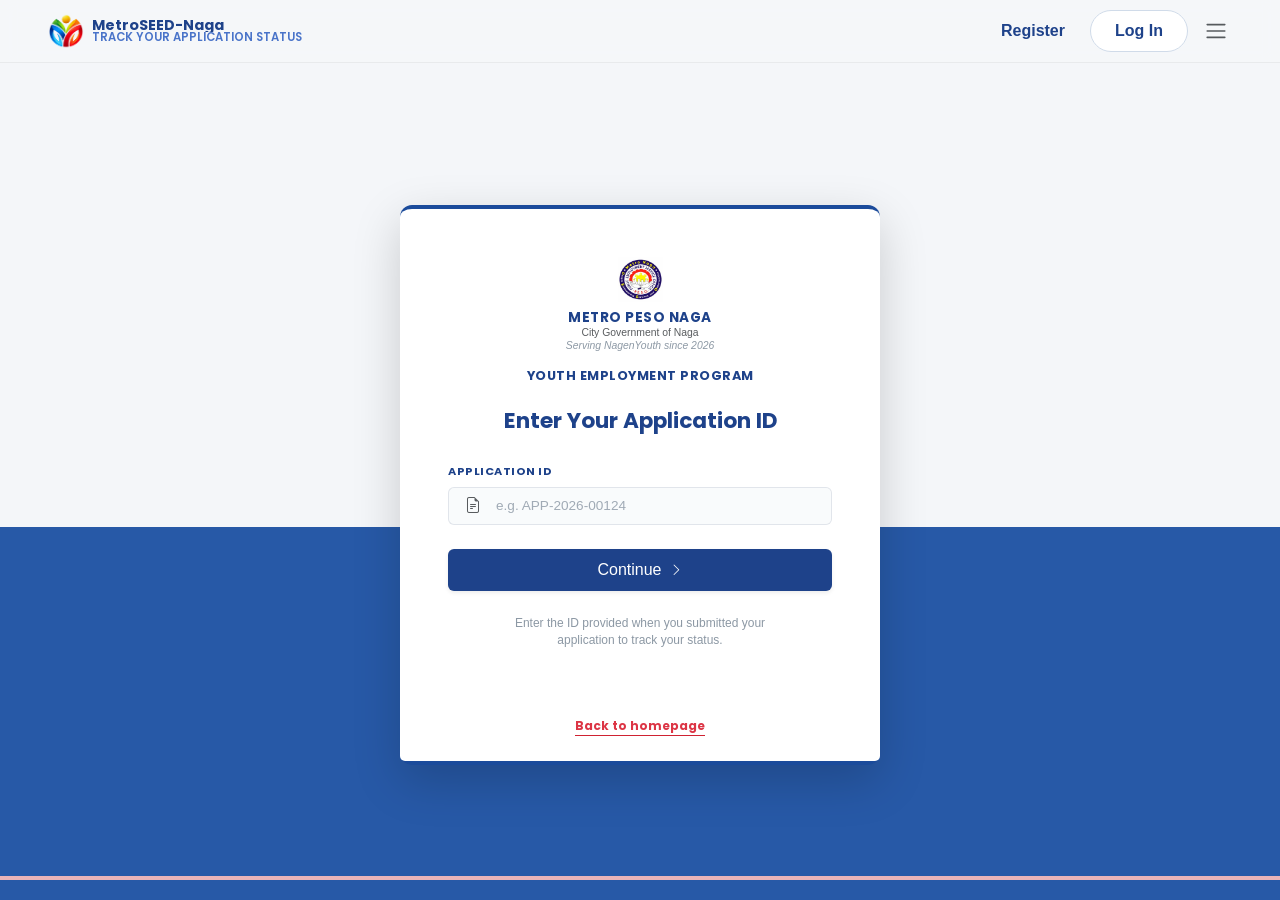
<file: askApplicationCode.html>
<!DOCTYPE html>
<html lang="en">
<head>
  <meta charset="UTF-8">
  <meta name="viewport" content="width=device-width, initial-scale=1.0">
  <title>MetroSEED - Track Application Status</title>
  <link rel="preconnect" href="https://fonts.googleapis.com">
  <link rel="preconnect" href="https://fonts.gstatic.com" crossorigin>
  <link href="https://fonts.googleapis.com/css2?family=Merriweather+Sans:ital,wght@0,300..800;1,300..800&family=Poppins:wght@300;400;500;600;700;800;900&display=swap" rel="stylesheet">
  <link rel="stylesheet" href="bootstrap.min.css"> 
  <link rel="stylesheet" href="https://cdn.jsdelivr.net/npm/bootstrap-icons@1.11.1/font/bootstrap-icons.css">
  <link rel="stylesheet" href="stylesheet.css">
  <link rel="icon" type="image/png" href="photos/favicon/fav-icon.png"/>
</head>
<body class="track-status-body">
  <nav class="navbar fixed-navbar py-2">
    <div class="container-fluid px-3 px-lg-5 d-flex align-items-center justify-content-between">
      <a class="navbar-brand d-flex align-items-center gap-2 me-auto overflow-hidden" href="index.html" style="max-width: calc(100% - 60px);">
        <img src="photos/metro-seed-logo.png" alt="Logo" width="36" height="36" class="d-inline-block flex-shrink-0" onerror="this.src='https://via.placeholder.com/36x36/1e428a/ffffff?text=M'" />
        <div class="d-flex flex-column lh-1 overflow-hidden">
          <span class="fw-bold text-navy text-truncate" style="font-size: clamp(0.75rem, 2.5vw, 0.9rem); color: #1e428a;">
            MetroSEED-Naga
          </span>
          <span class="text-uppercase fw-semibold text-truncate" style="font-size: clamp(0.65rem, 2vw, 0.72rem); color: #4a74c9;">
            Track Your Application Status
          </span>
        </div>
      </a>
      <div class="d-flex align-items-center gap-2 ms-auto flex-shrink-0">
        <div class="d-none d-lg-flex align-items-center gap-2">
          <a class="btn fw-semibold px-3 py-2 text-navy text-nowrap" href="registration.html" style="color: #1e428a !important;">
            Register
          </a>
          <a class="btn border px-4 py-2 rounded-pill fw-semibold text-navy bg-white text-nowrap me-1" href="login.html" style="color: #1e428a !important; border-color: #d0dbe9 !important;">
            Log In
          </a>
        </div>
        <div class="dropdown">
          <button class="btn border-0 shadow-none p-1" type="button" id="mainMenuDropdown" data-bs-toggle="dropdown" aria-expanded="false">
            <span class="navbar-toggler-icon"></span>
          </button>
          <ul class="dropdown-menu dropdown-menu-end custom-dropdown-menu p-2 mt-2" aria-labelledby="mainMenuDropdown">
            <li class="d-lg-none">
              <a class="dropdown-item btn text-white rounded-pill fw-semibold text-center mb-1 bg-navy" href="index.html" style="background-color: #1e428a; color: #ffffff !important;">
                Home
              </a>
            </li>
            <li class="d-lg-none">
              <a class="dropdown-item fw-semibold text-center py-2 text-navy" href="registration.html" style="color: #1e428a !important;">
                Register
              </a>
            </li>
            <li class="d-lg-none">
              <a class="dropdown-item btn border rounded-pill fw-semibold text-center text-navy mb-2" href="login.html" style="color: #1e428a !important; border-color: #d0dbe9 !important;">
                Log In
              </a>
            </li>
            <li class="d-lg-none"><hr class="dropdown-divider my-1"></li>
            <li>
              <a class="dropdown-item fw-semibold py-2 text-navy d-flex align-items-center gap-2" href="index.html#more-info" style="color: #1e428a;">
                <i class="bi bi-info-circle text-red"></i> About Us
              </a>
            </li>
            <li>
              <a class="dropdown-item fw-semibold py-2 text-navy d-flex align-items-center gap-2" href="index.html#programs" style="color: #1e428a;">
                <i class="bi bi-grid text-red"></i> Programs
              </a>
            </li>
            <li>
              <a class="dropdown-item fw-semibold py-2 text-navy d-flex align-items-center gap-2" href="index.html#qualifications" style="color: #1e428a;">
                <i class="bi bi-check-circle text-red"></i> Qualifications
              </a>
            </li>
            <li>
              <a class="dropdown-item fw-semibold py-2 text-navy d-flex align-items-center gap-2" href="index.html#processes" style="color: #1e428a;">
                <i class="bi bi-diagram-3 text-red"></i> Processes
              </a>
            </li>
          </ul>
        </div>
      </div>
    </div>
  </nav>
  <div class="track-bg-wrapper d-flex align-items-center justify-content-center">
    <div class="track-bg-blue-pane"></div>
    <div class="track-bg-pink-line"></div>
    <div class="card track-card shadow-lg border-0 z-3 mx-3">
      <div class="card-body p-4 p-md-5 text-center">
        <img src="photos/metro-peso-seal.png" alt="Seal" width="45" height="45" class="mb-2" onerror="this.src='https://via.placeholder.com/45x45/1e428a/ffffff?text=Seal'">
        <h6 class="text-navy fw-bold mb-0" style="font-size: 0.85rem; letter-spacing: 0.5px;">METRO PESO NAGA</h6>
        <p class="text-muted mb-0 lh-sm" style="font-size: 0.65rem;">
          City Government of Naga<br>
          <i style="color: #8c98a4;">Serving NagenYouth since 2026</i>
        </p>
        <h6 class="text-navy fw-bold mt-3 mb-4" style="font-size: 0.8rem; letter-spacing: 0.5px;">YOUTH EMPLOYMENT PROGRAM</h6>
        <h4 class="text-navy fw-bold mb-4" style="font-size: 1.35rem;">Enter Your Application ID</h4>
        <form class="text-start">
          <label class="form-label text-navy fw-bold mb-2" style="font-size: 0.7rem; letter-spacing: 0.5px;">APPLICATION ID</label>
          <div class="input-group mb-4 custom-input-group">
            <span class="input-group-text bg-light-gray border-end-0 text-muted px-3">
              <i class="bi bi-file-earmark-text"></i>
            </span>
            <input type="text" class="form-control border-start-0 ps-0 bg-light-gray track-input" placeholder="e.g. APP-2026-00124">
          </div>
          <a href="trackStatus.html" class="text-decoration-none w-100">
            <button type="button" class="btn bg-navy text-white w-100 rounded-2 py-2 d-flex justify-content-center align-items-center gap-2 fw-medium shadow-sm custom-btn-hover">
              Continue <i class="bi bi-chevron-right" style="font-size: 0.8rem;"></i>
            </button>
          </a>
        </form>
        <p class="text-muted mt-4 mx-auto" style="font-size: 0.75rem; line-height: 1.4; max-width: 280px; color: #8c98a4 !important;">
          Enter the ID provided when you submitted your application to track your status.
        </p>
      </div>
      <div class="card-footer bg-white border-0 text-center pb-4 pt-0">
        <a href="index.html" class="text-danger text-decoration-none fw-bold" style="font-size: 0.75rem; border-bottom: 1.5px solid #cf2232; padding-bottom: 1px;">
          Back to homepage
        </a>
      </div>
    </div>
  </div>
  <script src="https://cdn.jsdelivr.net/npm/bootstrap@5.3.2/dist/js/bootstrap.bundle.min.js"></script>
</body>
</html>
</file>
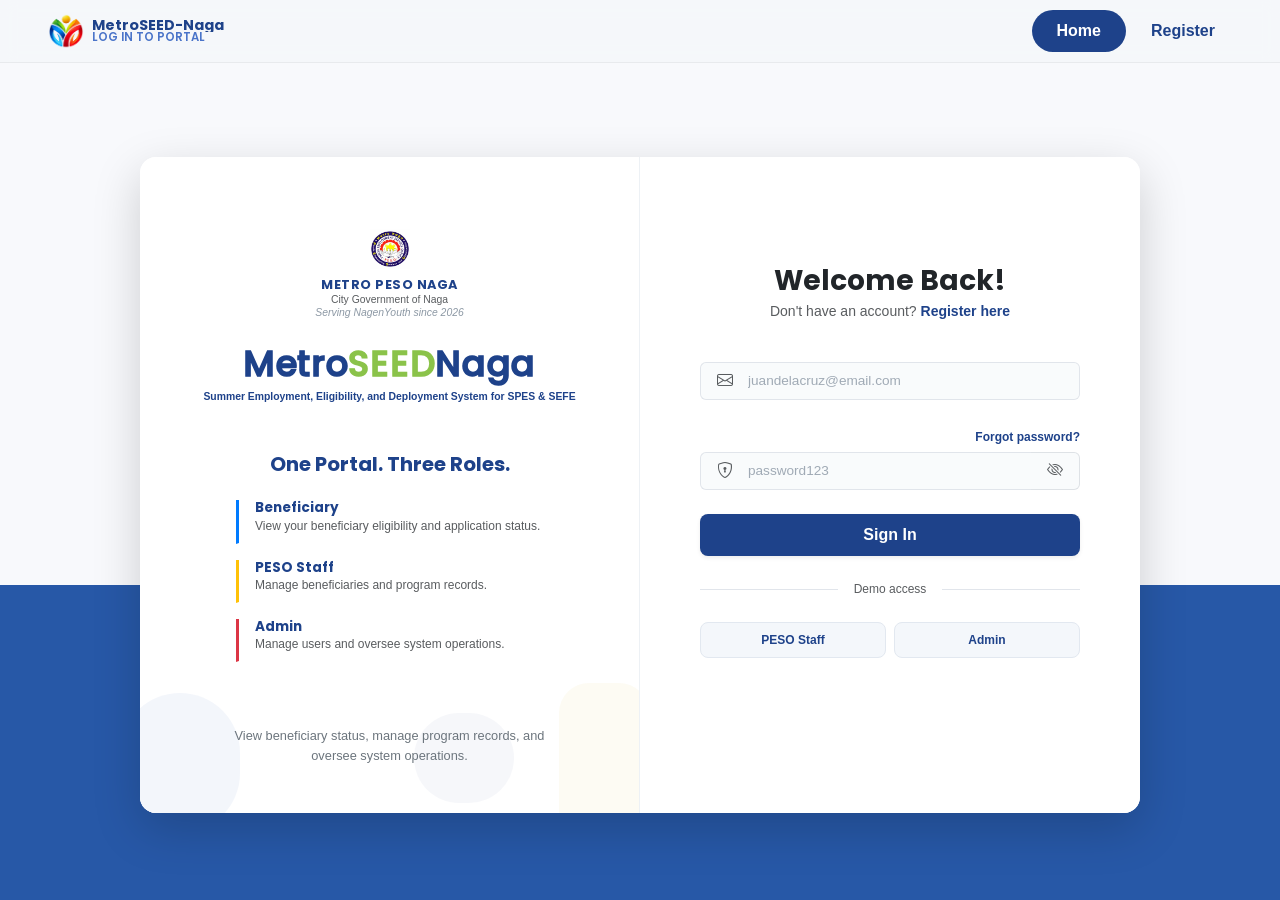
<file: login.html>
<!DOCTYPE html>
<html lang="en">
<head>
  <meta charset="UTF-8">
  <meta name="viewport" content="width=device-width, initial-scale=1.0">
  <title>MetroSEED - Log In</title>
  <link rel="preconnect" href="https://fonts.googleapis.com">
  <link rel="preconnect" href="https://fonts.gstatic.com" crossorigin>
  <link href="https://fonts.googleapis.com/css2?family=Merriweather+Sans:ital,wght@0,300..800;1,300..800&family=Poppins:wght@300;400;500;600;700;800;900&display=swap" rel="stylesheet">
  <link rel="stylesheet" href="bootstrap.min.css"> 
  <link rel="stylesheet" href="https://cdn.jsdelivr.net/npm/bootstrap-icons@1.11.1/font/bootstrap-icons.css">
  <link rel="stylesheet" href="stylesheet.css">
  <link rel="icon" type="image/png" href="photos/favicon/fav-icon.png"/>
</head>
<body class="login-body">
  <nav class="navbar fixed-navbar py-2">
    <div class="container-fluid px-3 px-lg-5 d-flex align-items-center justify-content-between">
      <a class="navbar-brand d-flex align-items-center gap-2 me-auto overflow-hidden" href="index.html" style="max-width: calc(100% - 60px);">
        <img src="photos/metro-seed-logo.png" alt="Logo" width="36" height="36" class="d-inline-block flex-shrink-0" onerror="this.src='https://via.placeholder.com/36x36/1e428a/ffffff?text=M'" />
        <div class="d-flex flex-column lh-1 overflow-hidden">
          <span class="fw-bold text-navy text-truncate" style="font-size: clamp(0.75rem, 2.5vw, 0.9rem);">
            MetroSEED-Naga
          </span>
          <span class="text-uppercase fw-semibold text-truncate" style="font-size: clamp(0.65rem, 2vw, 0.72rem); color: #4a74c9;">
            LOG IN TO PORTAL
          </span>
        </div>
      </a>
      <div class="d-none d-lg-flex align-items-center gap-2">
        <a class="btn text-white px-4 py-2 rounded-pill fw-semibold bg-navy text-nowrap" href="index.html" style="background-color: #1e428a;">
          Home
        </a>
        <a class="btn fw-semibold px-3 py-2 text-navy text-nowrap" href="registration.html" style="color: #1e428a !important;">
          Register
        </a>
      </div>
      <div class="dropdown d-lg-none">
        <button class="btn border-0 shadow-none bg-transparent p-2 text-navy" type="button" data-bs-toggle="dropdown" aria-expanded="false">
          <i class="bi bi-list fs-3"></i>
        </button>
        <ul class="dropdown-menu dropdown-menu-end custom-dropdown-menu p-3 mt-2 shadow-lg">
          <li>
            <a class="btn w-100 text-white rounded-pill fw-semibold py-2 mb-2 text-center shadow-sm" href="index.html" style="background-color: #1e428a;">
              Home
            </a>
          </li>
          <li>
            <a class="btn w-100 rounded-pill fw-semibold py-2 mb-2 text-center" href="registration.html" style="background-color: #f4f6f9; color: #1e428a; border: 1px solid #e2e8f0;">
              Register
            </a>
          </li>
        </ul>
      </div>
    </div>
  </nav>

  <div class="login-bg-blue-pane"></div>

  <div class="container d-flex justify-content-center align-items-center login-container z-3 position-relative">
    <div class="card login-card shadow-lg border-0 w-100">
      <div class="row g-0 h-100">
        
        <div class="col-lg-6 login-left-pane p-4 p-md-5 d-flex flex-column align-items-center position-relative">
          <div class="login-shape login-shape-blue"></div>
          <div class="login-shape login-shape-yellow"></div>
          <div class="login-shape login-shape-gray"></div>

          <div class="position-relative z-2 text-center w-100 mt-4">
            <img src="photos/metro-peso-seal.png" alt="Seal" width="40" height="40" class="mb-2" onerror="this.src='https://via.placeholder.com/40x40/1e428a/ffffff?text=Seal'">
            <h6 class="text-navy fw-bold mb-0" style="font-size: 0.8rem; letter-spacing: 0.5px;">METRO PESO NAGA</h6>
            <p class="text-muted mb-0 lh-sm" style="font-size: 0.65rem;">
              City Government of Naga<br>
              <i style="color: #8c98a4;">Serving NagenYouth since 2026</i>
            </p>
            <h2 class="ultra-thick-text mt-4 mb-1" style="font-size: 2.2rem; letter-spacing: 0.02em;">
              <span class="text-navy">Metro<span style="color: #8bc34a;">SEED</span><span class="text-navy">Naga</span></span>
            </h2>
            <p class="text-navy fw-semibold" style="font-size: 0.65rem;">
              Summer Employment, Eligibility, and Deployment System for SPES & SEFE
            </p>
            <h5 class="text-navy fw-bold mt-5 mb-4">One Portal. Three Roles.</h5>
          </div>

          <div class="position-relative z-2 w-100 px-3 px-md-5 mb-auto text-start">
            <div class="role-item role-item-blue mb-3">
              <h6 class="fw-bold text-navy mb-0" style="font-size: 0.85rem;">Beneficiary</h6>
              <p class="text-muted mb-0" style="font-size: 0.75rem;">View your beneficiary eligibility and application status.</p>
            </div>
            <div class="role-item role-item-yellow mb-3">
              <h6 class="fw-bold text-navy mb-0" style="font-size: 0.85rem;">PESO Staff</h6>
              <p class="text-muted mb-0" style="font-size: 0.75rem;">Manage beneficiaries and program records.</p>
            </div>
            <div class="role-item role-item-red mb-3">
              <h6 class="fw-bold text-navy mb-0" style="font-size: 0.85rem;">Admin</h6>
              <p class="text-muted mb-0" style="font-size: 0.75rem;">Manage users and oversee system operations.</p>
            </div>
          </div>

          <div class="position-relative z-2 text-center mt-5 px-4">
            <p class="text-secondary mb-0" style="font-size: 0.8rem; line-height: 1.5;">
              View beneficiary status, manage program records, and oversee system operations.
            </p>
          </div>
        </div>

        <div class="col-lg-6 login-right-pane p-4 p-md-5 d-flex flex-column justify-content-center">
          <div class="text-center mb-4">
            <h3 class="fw-bold text-dark mb-1">Welcome Back!</h3>
            <p class="small text-muted">Don't have an account? <a href="registration.html" class="fw-semibold text-decoration-none" style="color: #1e428a;">Register here</a></p>
          </div>

          <form class="w-100 mx-auto" style="max-width: 380px;">
            <div class="input-group mb-4 custom-input-group">
              <span class="input-group-text bg-light-gray border-end-0 text-muted px-3">
                <i class="bi bi-envelope"></i>
              </span>
              <input type="email" class="form-control border-start-0 ps-0 bg-light-gray login-input" placeholder="juandelacruz@email.com">
            </div>

            <div class="text-end mb-1">
              <a href="#" class="text-decoration-none fw-semibold" style="font-size: 0.75rem; color: #1e428a;">Forgot password?</a>
            </div>

            <div class="input-group mb-4 custom-input-group">
              <span class="input-group-text bg-light-gray border-end-0 text-muted px-3">
                <i class="bi bi-shield-lock"></i>
              </span>
              <input type="password" class="form-control border-start-0 border-end-0 px-0 bg-light-gray login-input" placeholder="password123">
              <button class="btn bg-light-gray border-start-0 border text-muted px-3" type="button" style="border-color: #e1e5eb;">
                <i class="bi bi-eye-slash"></i>
              </button>
            </div>

            <button type="button" class="btn bg-navy text-white w-100 rounded-3 py-2 fw-semibold shadow-sm mb-4 custom-btn-hover">
              Sign In
            </button>

            <div class="demo-divider mb-4">
              <span class="px-3 text-muted" style="font-size: 0.75rem; background-color: #fff;">Demo access</span>
            </div>

            <div class="row g-2 mb-5">
              <div class="col-6">
                <a href="pesoStaffDashboard.html">
                  <button type="button" class="btn demo-btn w-100">PESO Staff</button>
                </a>
              </div>
              <div class="col-6">
                <a href="adminDashboard.html">
                  <button type="button" class="btn demo-btn w-100">Admin</button>
                </a>
              </div>
            </div>
          </form>
        </div>

      </div>
    </div>
  </div>

  <script src="https://cdn.jsdelivr.net/npm/bootstrap@5.3.2/dist/js/bootstrap.bundle.min.js"></script>
</body>
</html>
</file>
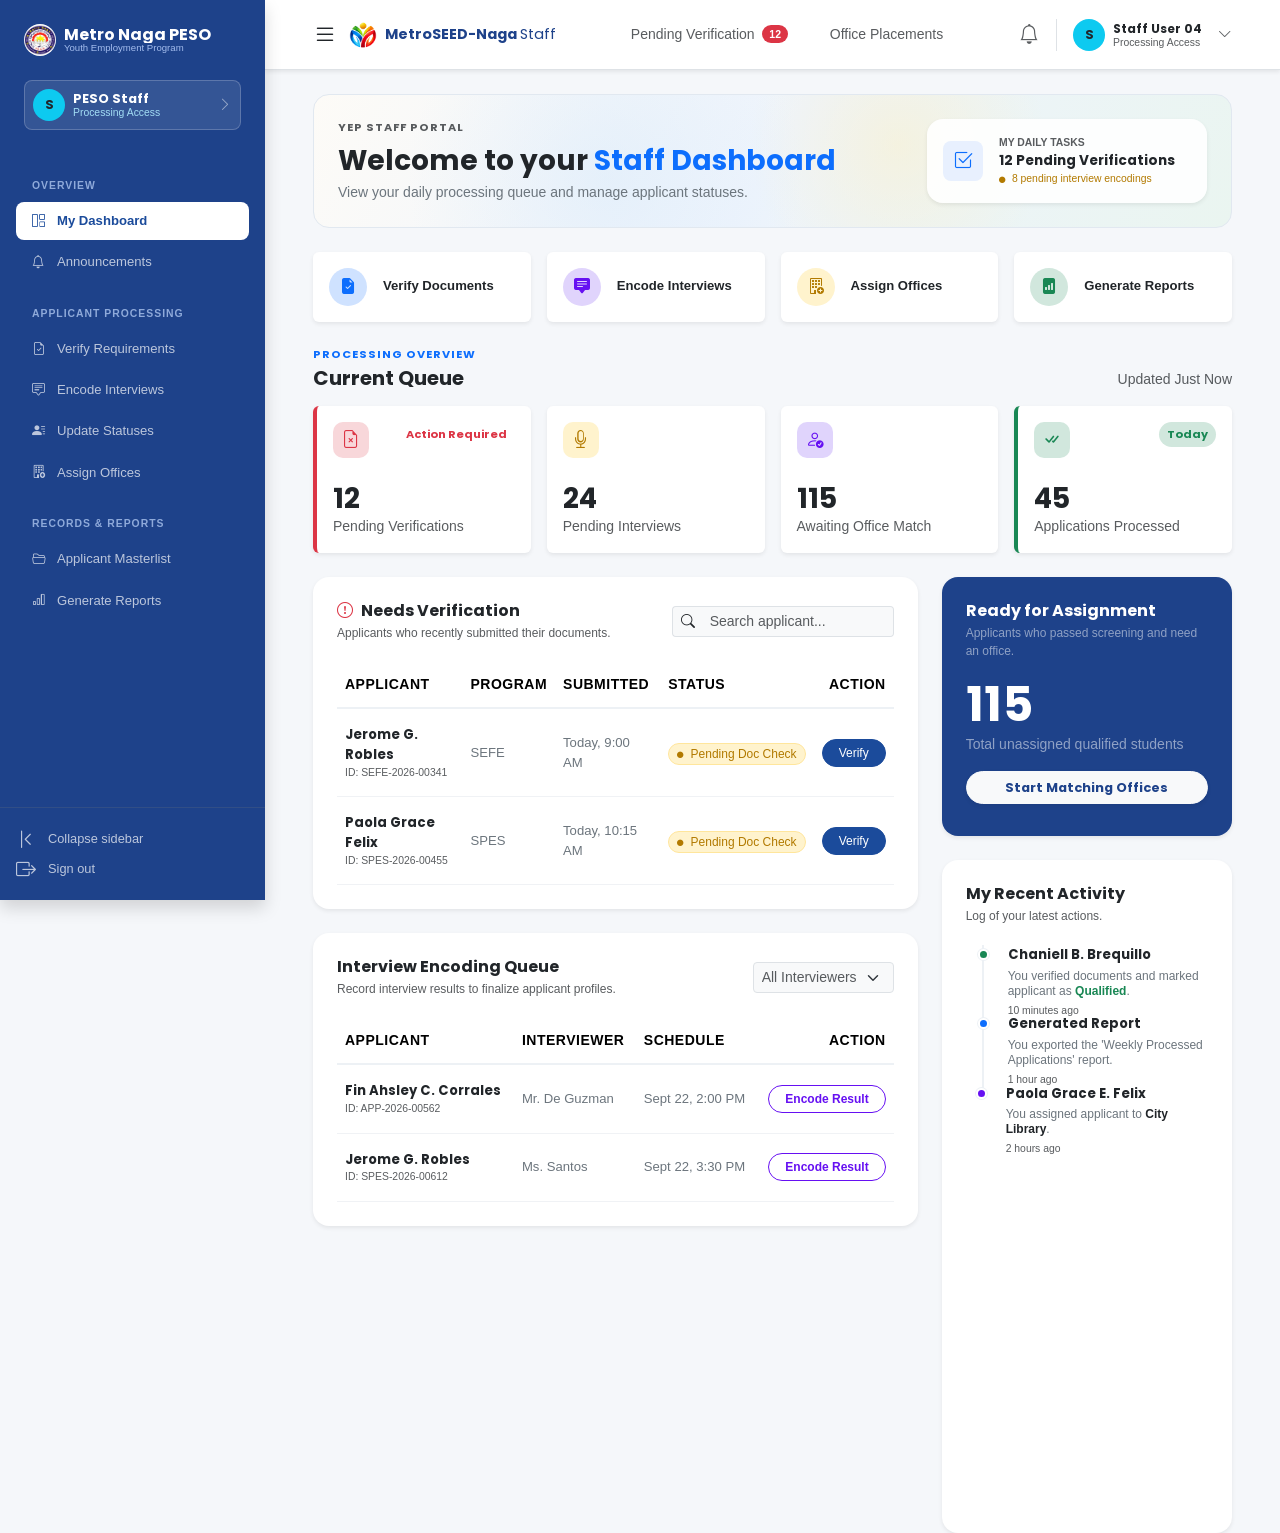
<file: pesoStaffDashboard.html>
<!DOCTYPE html>
<html lang="en">
<head>
  <meta charset="UTF-8">
  <meta name="viewport" content="width=device-width, initial-scale=1.0">
  <title>MetroSEED - PESO Staff Dashboard</title>
  <link rel="preconnect" href="https://fonts.googleapis.com">
  <link rel="preconnect" href="https://fonts.gstatic.com" crossorigin>
  <link href="https://fonts.googleapis.com/css2?family=Merriweather+Sans:ital,wght@0,300..800;1,300..800&family=Poppins:wght@300;400;500;600;700;800;900&display=swap" rel="stylesheet">
  <link rel="stylesheet" href="bootstrap.min.css"> 
  <link rel="stylesheet" href="https://cdn.jsdelivr.net/npm/bootstrap-icons@1.11.1/font/bootstrap-icons.css">
  <link rel="stylesheet" href="stylesheet.css">
  <link rel="icon" type="image/png" href="photos/favicon/fav-icon.png"/>
</head>
<body class="dashboard-body">
  <aside class="dash-sidebar bg-navy text-white d-flex flex-column shadow">
    <div class="sidebar-brand d-flex align-items-center gap-2 p-4">
      <img src="photos/metro-peso-seal.png" alt="Logo" class="rounded-circle flex-shrink-0" width="32" height="32">
      <div class="lh-1 sidebar-text overflow-hidden">
        <div class="fw-bold fs-6 text-truncate">Metro Naga PESO</div>
        <div class="text-truncate" style="font-size: 0.6rem; color: #a3bced;">Youth Employment Program</div>
      </div>
    </div>
    <div class="px-4 mb-4 sidebar-user-wrapper">
      <div class="sidebar-user-card d-flex align-items-center gap-2 p-2 rounded-3" style="background-color: rgba(255,255,255,0.1); border: 1px solid rgba(255,255,255,0.2);">
        <div class="bg-info text-dark fw-bold rounded-circle d-flex align-items-center justify-content-center flex-shrink-0" style="width: 32px; height: 32px; font-size: 0.8rem;">
          S
        </div>
        <div class="lh-sm sidebar-text overflow-hidden">
          <div class="fw-bold text-truncate" style="font-size: 0.8rem;">PESO Staff</div>
          <div class="text-truncate" style="font-size: 0.65rem; color: #a3def5;">Processing Access</div>
        </div>
        <i class="bi bi-chevron-right ms-auto small text-white-50 sidebar-text"></i>
      </div>
    </div>
    <div class="sidebar-nav flex-grow-1 px-3 overflow-y-auto overflow-x-hidden custom-scrollbar">
      <div class="nav-section-title">OVERVIEW</div>
      <a href="#" class="nav-link active"><i class="bi bi-grid-1x2"></i> <span class="sidebar-text">My Dashboard</span></a>
      <a href="#" class="nav-link"><i class="bi bi-bell"></i> <span class="sidebar-text">Announcements</span></a>
      <div class="nav-section-title mt-4">APPLICANT PROCESSING</div>
      <a href="#" class="nav-link"><i class="bi bi-file-earmark-check"></i> <span class="sidebar-text">Verify Requirements</span></a>
      <a href="#" class="nav-link"><i class="bi bi-chat-square-text"></i> <span class="sidebar-text">Encode Interviews</span></a>
      <a href="#" class="nav-link"><i class="bi bi-person-lines-fill"></i> <span class="sidebar-text">Update Statuses</span></a>
      <a href="#" class="nav-link"><i class="bi bi-building-add"></i> <span class="sidebar-text">Assign Offices</span></a>
      <div class="nav-section-title mt-4">RECORDS & REPORTS</div>
      <a href="#" class="nav-link"><i class="bi bi-folder2-open"></i> <span class="sidebar-text">Applicant Masterlist</span></a>
      <a href="#" class="nav-link"><i class="bi bi-bar-chart"></i> <span class="sidebar-text">Generate Reports</span></a>
    </div>
    <div class="sidebar-footer p-3 mt-auto border-top border-secondary border-opacity-25">
      <a href="#" id="sidebarCollapseBtn" class="nav-link cursor-pointer">
        <i class="bi bi-chevron-bar-left fs-5"></i> 
        <span class="sidebar-text">Collapse sidebar</span>
      </a>
      <a href="login.html" class="nav-link text-danger-hover">
        <i class="bi bi-box-arrow-right fs-5"></i> 
        <span class="sidebar-text">Sign out</span>
      </a>
    </div>
  </aside>
  <main class="dash-main-content">
    <header class="dash-top-navbar d-flex align-items-center justify-content-between px-4 px-lg-5 bg-white border-bottom shadow-sm">
      <div class="d-flex align-items-center gap-2">
        <button id="sidebarToggleBtn" class="btn btn-link text-dark p-0 me-1 fs-4 text-decoration-none border-0">
          <i class="bi bi-list"></i>
        </button>
        <img src="photos/metro-seed-logo.png" alt="Logo" width="28" height="28" onerror="this.src='https://via.placeholder.com/28x28/1e428a/ffffff?text=M'">
        <span class="fw-bold text-navy d-none d-md-block" style="font-size: 0.9rem;">MetroSEED-Naga <span class="fw-normal text-navy">Staff</span></span>
      </div>
      <div class="d-none d-lg-flex align-items-center gap-2">
        <a href="#" class="btn btn-sm text-muted fw-medium px-3">Pending Verification <span class="badge bg-danger rounded-pill ms-1">12</span></a>
        <a href="#" class="btn btn-sm text-muted fw-medium px-3">Office Placements</a>
      </div>
      <div class="d-flex align-items-center gap-3">
        <div class="position-relative">
          <button class="btn btn-link text-muted p-0 fs-5"><i class="bi bi-bell"></i></button>
        </div>
        <div class="d-flex align-items-center gap-2 border-start ps-3 cursor-pointer">
          <div class="bg-info text-dark fw-bold rounded-circle d-flex align-items-center justify-content-center" style="width: 32px; height: 32px; font-size: 0.8rem;">
            S
          </div>
          <div class="d-none d-md-block lh-sm text-start">
            <div class="fw-bold text-dark" style="font-size: 0.75rem;">Staff User 04</div>
            <div class="text-muted" style="font-size: 0.65rem;">Processing Access</div>
          </div>
          <i class="bi bi-chevron-down text-muted small ms-2"></i>
        </div>
      </div>
    </header>
    <div class="dash-body-container px-4 px-lg-5 py-4">
      <div class="welcome-banner rounded-4 p-4 mb-4 d-flex justify-content-between align-items-center position-relative overflow-hidden">
        <div class="position-relative z-2">
          <div class="text-uppercase fw-bold text-muted mb-2" style="font-size: 0.7rem; letter-spacing: 1px;">YEP STAFF PORTAL</div>
          <h3 class="fw-bold text-dark mb-1">Welcome to your <span class="text-primary">Staff Dashboard</span></h3>
          <p class="text-secondary small mb-0">View your daily processing queue and manage applicant statuses.</p>
        </div>
        <div class="card border-0 shadow-sm rounded-4 position-relative z-2 d-none d-md-flex" style="min-width: 280px; background: rgba(255,255,255,0.9);">
          <div class="card-body p-3 d-flex gap-3 align-items-center">
            <div class="bg-light-blue text-primary rounded-3 d-flex align-items-center justify-content-center" style="width: 40px; height: 40px;">
              <i class="bi bi-check2-square fs-5"></i>
            </div>
            <div>
              <div class="text-muted text-uppercase" style="font-size: 0.65rem; font-weight: 600;">MY DAILY TASKS</div>
              <div class="fw-bold text-dark" style="font-size: 0.85rem;">12 Pending Verifications</div>
              <div class="text-warning-dark fw-medium" style="font-size: 0.65rem;"><i class="bi bi-circle-fill me-1" style="font-size: 0.4rem;"></i> 8 pending interview encodings</div>
            </div>
          </div>
        </div>
        <div class="banner-bg-shape shape-1"></div>
        <div class="banner-bg-shape shape-2"></div>
      </div>
      <div class="row g-3 mb-4">
        <div class="col-6 col-md-3">
          <a href="#" class="card quick-action-card border-0 shadow-sm text-decoration-none h-100">
            <div class="card-body p-3 d-flex align-items-center gap-3">
              <div class="bg-primary-subtle text-primary rounded-circle d-flex align-items-center justify-content-center" style="width: 38px; height: 38px;">
                <i class="bi bi-file-earmark-check-fill"></i>
              </div>
              <div class="fw-semibold text-dark fs-sm lh-sm">Verify Documents</div>
            </div>
          </a>
        </div>
        <div class="col-6 col-md-3">
          <a href="#" class="card quick-action-card border-0 shadow-sm text-decoration-none h-100">
            <div class="card-body p-3 d-flex align-items-center gap-3">
              <div class="bg-indigo-subtle text-indigo rounded-circle d-flex align-items-center justify-content-center" style="width: 38px; height: 38px;">
                <i class="bi bi-chat-square-text-fill"></i>
              </div>
              <div class="fw-semibold text-dark fs-sm lh-sm">Encode Interviews</div>
            </div>
          </a>
        </div>
        <div class="col-6 col-md-3">
          <a href="#" class="card quick-action-card border-0 shadow-sm text-decoration-none h-100">
            <div class="card-body p-3 d-flex align-items-center gap-3">
              <div class="bg-warning-subtle text-warning-dark rounded-circle d-flex align-items-center justify-content-center" style="width: 38px; height: 38px;">
                <i class="bi bi-building-add"></i>
              </div>
              <div class="fw-semibold text-dark fs-sm lh-sm">Assign Offices</div>
            </div>
          </a>
        </div>
        <div class="col-6 col-md-3">
          <a href="#" class="card quick-action-card border-0 shadow-sm text-decoration-none h-100">
            <div class="card-body p-3 d-flex align-items-center gap-3">
              <div class="bg-success-subtle text-success rounded-circle d-flex align-items-center justify-content-center" style="width: 38px; height: 38px;">
                <i class="bi bi-file-bar-graph-fill"></i>
              </div>
              <div class="fw-semibold text-dark fs-sm lh-sm">Generate Reports</div>
            </div>
          </a>
        </div>
      </div>
      <div class="d-flex justify-content-between align-items-end mb-3 mt-4">
        <div>
          <div class="text-uppercase fw-bold text-primary mb-1" style="font-size: 0.7rem; letter-spacing: 1px;">PROCESSING OVERVIEW</div>
          <h5 class="fw-bold text-dark mb-0">Current Queue</h5>
        </div>
        <div class="text-muted small">Updated Just Now</div>
      </div>
      <div class="row g-3 mb-4">
        <div class="col-md-6 col-lg-3">
          <div class="card stat-card border-0 shadow-sm h-100 p-3 border-start border-4 border-danger rounded-end">
            <div class="d-flex justify-content-between align-items-start mb-2">
              <div class="stat-icon bg-danger-subtle text-danger"><i class="bi bi-file-earmark-x"></i></div>
              <div class="stat-trend text-danger fw-bold px-2 py-1" style="font-size: 0.7rem;">Action Required</div>
            </div>
            <h3 class="fw-bold text-dark mb-0 mt-3">12</h3>
            <div class="text-muted small">Pending Verifications</div>
          </div>
        </div>
        <div class="col-md-6 col-lg-3">
          <div class="card stat-card border-0 shadow-sm h-100 p-3">
            <div class="d-flex justify-content-between align-items-start mb-2">
              <div class="stat-icon bg-warning-subtle text-warning-dark"><i class="bi bi-mic"></i></div>
            </div>
            <h3 class="fw-bold text-dark mb-0 mt-3">24</h3>
            <div class="text-muted small">Pending Interviews</div>
          </div>
        </div>
        <div class="col-md-6 col-lg-3">
          <div class="card stat-card border-0 shadow-sm h-100 p-3">
            <div class="d-flex justify-content-between align-items-start mb-2">
              <div class="stat-icon bg-indigo-subtle text-indigo"><i class="bi bi-person-check"></i></div>
            </div>
            <h3 class="fw-bold text-dark mb-0 mt-3">115</h3>
            <div class="text-muted small">Awaiting Office Match</div>
          </div>
        </div>
        <div class="col-md-6 col-lg-3">
          <div class="card stat-card border-0 shadow-sm h-100 p-3 border-start border-4 border-success rounded-end">
            <div class="d-flex justify-content-between align-items-start mb-2">
              <div class="stat-icon bg-success-subtle text-success"><i class="bi bi-check-all"></i></div>
              <div class="stat-trend text-success bg-success-subtle px-2 py-1 rounded-pill fw-bold">Today</div>
            </div>
            <h3 class="fw-bold text-dark mb-0 mt-3">45</h3>
            <div class="text-muted small">Applications Processed</div>
          </div>
        </div>
      </div>
      <div class="row g-4">
        <div class="col-lg-8">
          <div class="card border-0 shadow-sm rounded-4 mb-4">
            <div class="card-body p-4">
              <div class="d-flex justify-content-between align-items-center mb-4">
                <div>
                  <h6 class="fw-bold mb-1"><i class="bi bi-exclamation-circle text-danger me-2"></i>Needs Verification</h6>
                  <p class="text-muted mb-0" style="font-size: 0.75rem;">Applicants who recently submitted their documents.</p>
                </div>
                <div class="d-flex gap-2">
                  <div class="input-group input-group-sm">
                    <span class="input-group-text bg-light border-end-0"><i class="bi bi-search"></i></span>
                    <input type="text" class="form-control bg-light border-start-0" placeholder="Search applicant...">
                  </div>
                </div>
              </div>
              <div class="table-responsive">
                <table class="table table-hover align-middle dash-table mb-0">
                  <thead class="text-muted small text-uppercase">
                    <tr>
                      <th>Applicant</th>
                      <th>Program</th>
                      <th>Submitted</th>
                      <th>Status</th>
                      <th class="text-end">Action</th>
                    </tr>
                  </thead>
                  <tbody>
                    <tr>
                      <td>
                        <div class="fw-bold text-dark fs-sm">Jerome G. Robles</div>
                        <div class="text-muted text-truncate" style="max-width: 150px; font-size: 0.65rem;">ID: SEFE-2026-00341</div>
                      </td>
                      <td class="fs-sm text-secondary">SEFE</td>
                      <td class="fs-sm text-secondary">Today, 9:00 AM</td>
                      <td><span class="badge rounded-pill bg-warning-subtle text-warning-dark border border-warning-subtle fw-medium px-2 py-1"><i class="bi bi-circle-fill small me-1" style="font-size:0.4rem;"></i> Pending Doc Check</span></td>
                      <td class="text-end">
                        <button class="btn btn-sm btn-primary px-3 rounded-pill" style="font-size: 0.75rem;">Verify</button>
                      </td>
                    </tr>
                    <tr>
                      <td>
                        <div class="fw-bold text-dark fs-sm">Paola Grace Felix</div>
                        <div class="text-muted text-truncate" style="max-width: 150px; font-size: 0.65rem;">ID: SPES-2026-00455</div>
                      </td>
                      <td class="fs-sm text-secondary">SPES</td>
                      <td class="fs-sm text-secondary">Today, 10:15 AM</td>
                      <td><span class="badge rounded-pill bg-warning-subtle text-warning-dark border border-warning-subtle fw-medium px-2 py-1"><i class="bi bi-circle-fill small me-1" style="font-size:0.4rem;"></i> Pending Doc Check</span></td>
                      <td class="text-end">
                        <button class="btn btn-sm btn-primary px-3 rounded-pill" style="font-size: 0.75rem;">Verify</button>
                      </td>
                    </tr>
                  </tbody>
                </table>
              </div>
            </div>
          </div>
          <div class="card border-0 shadow-sm rounded-4 mb-4">
            <div class="card-body p-4">
              <div class="d-flex justify-content-between align-items-center mb-4">
                <div>
                  <h6 class="fw-bold mb-1">Interview Encoding Queue</h6>
                  <p class="text-muted mb-0" style="font-size: 0.75rem;">Record interview results to finalize applicant profiles.</p>
                </div>
                <select class="form-select form-select-sm bg-light text-muted w-auto border">
                  <option>All Interviewers</option>
                  <option>My Assigned</option>
                </select>
              </div>
              <div class="table-responsive">
                <table class="table table-hover align-middle dash-table mb-0">
                  <thead class="text-muted small text-uppercase">
                    <tr>
                      <th>Applicant</th>
                      <th>Interviewer</th>
                      <th>Schedule</th>
                      <th class="text-end">Action</th>
                    </tr>
                  </thead>
                  <tbody>
                    <tr>
                      <td>
                        <div class="fw-bold text-dark fs-sm">Fin Ahsley C. Corrales</div>
                        <div class="text-muted text-truncate" style="max-width: 150px; font-size: 0.65rem;">ID: APP-2026-00562</div>
                      </td>
                      <td class="fs-sm text-secondary">Mr. De Guzman</td>
                      <td class="fs-sm text-secondary">Sept 22, 2:00 PM</td>
                      <td class="text-end">
                        <button class="btn btn-sm btn-outline-indigo px-3 rounded-pill fw-semibold" style="font-size: 0.75rem; border-color: #6610f2; color: #6610f2;">Encode Result</button>
                      </td>
                    </tr>
                    <tr>
                      <td>
                        <div class="fw-bold text-dark fs-sm">Jerome G. Robles</div>
                        <div class="text-muted text-truncate" style="max-width: 150px; font-size: 0.65rem;">ID: SPES-2026-00612</div>
                      </td>
                      <td class="fs-sm text-secondary">Ms. Santos</td>
                      <td class="fs-sm text-secondary">Sept 22, 3:30 PM</td>
                      <td class="text-end">
                        <button class="btn btn-sm btn-outline-indigo px-3 rounded-pill fw-semibold" style="font-size: 0.75rem; border-color: #6610f2; color: #6610f2;">Encode Result</button>
                      </td>
                    </tr>
                  </tbody>
                </table>
              </div>
            </div>
          </div>
        </div>
        <div class="col-lg-4">
          <div class="card border-0 shadow-sm rounded-4 mb-4" style="background-color: #1e428a;">
            <div class="card-body p-4 text-white">
              <h6 class="fw-bold mb-1">Ready for Assignment</h6>
              <p class="text-white-50 mb-3" style="font-size: 0.75rem;">Applicants who passed screening and need an office.</p>
              <h2 class="display-5 fw-bold mb-0">115</h2>
              <p class="small text-white-50 mb-3">Total unassigned qualified students</p>
              <a href="#" class="btn btn-light text-navy fw-bold w-100 rounded-pill mb-2 shadow-sm" style="font-size: 0.8rem;">Start Matching Offices</a>
            </div>
          </div>
          <div class="card border-0 shadow-sm rounded-4 h-100">
            <div class="card-body p-4">
              <h6 class="fw-bold mb-1">My Recent Activity</h6>
              <p class="text-muted mb-4" style="font-size: 0.75rem;">Log of your latest actions.</p>
              <div class="dash-timeline">
                <div class="timeline-item">
                  <div class="timeline-marker bg-success"></div>
                  <div class="timeline-content">
                    <div class="d-flex align-items-center gap-1 mb-1">
                      <span class="fw-bold text-dark fs-sm">Chaniell B. Brequillo</span>
                    </div>
                    <p class="text-secondary mb-1 lh-sm" style="font-size: 0.75rem;">You verified documents and marked applicant as <span class="fw-semibold text-success">Qualified</span>.</p>
                    <div class="text-muted" style="font-size: 0.65rem;">10 minutes ago</div>
                  </div>
                </div>
                <div class="timeline-item">
                  <div class="timeline-marker bg-primary"></div>
                  <div class="timeline-content">
                    <div class="d-flex align-items-center gap-1 mb-1">
                      <span class="fw-bold text-dark fs-sm">Generated Report</span>
                    </div>
                    <p class="text-secondary mb-1 lh-sm" style="font-size: 0.75rem;">You exported the 'Weekly Processed Applications' report.</p>
                    <div class="text-muted" style="font-size: 0.65rem;">1 hour ago</div>
                  </div>
                </div>
                <div class="timeline-item border-0 pb-0">
                  <div class="timeline-marker bg-indigo"></div>
                  <div class="timeline-content">
                    <div class="d-flex align-items-center gap-1 mb-1">
                      <span class="fw-bold text-dark fs-sm">Paola Grace E. Felix</span>
                    </div>
                    <p class="text-secondary mb-1 lh-sm" style="font-size: 0.75rem;">You assigned applicant to <span class="fw-semibold text-dark">City Library</span>.</p>
                    <div class="text-muted" style="font-size: 0.65rem;">2 hours ago</div>
                  </div>
                </div>
              </div>
            </div>
          </div>
        </div>
      </div>
    </div>
  </main>
  <script src="https://cdn.jsdelivr.net/npm/bootstrap@5.3.2/dist/js/bootstrap.bundle.min.js"></script>
  <script>
    document.addEventListener("DOMContentLoaded", function() {
      const toggleBtn = document.getElementById('sidebarToggleBtn');
      const collapseBtn = document.getElementById('sidebarCollapseBtn');
      const collapseIcon = collapseBtn ? collapseBtn.querySelector('i') : null;
      
      function toggleSidebar(e) {
        if (e) e.preventDefault();
        
        if (window.innerWidth >= 992) {
          document.body.classList.toggle('sidebar-collapsed');
          
          if (collapseIcon) {
            if (document.body.classList.contains('sidebar-collapsed')) {
              collapseIcon.classList.remove('bi-chevron-bar-left');
              collapseIcon.classList.add('bi-chevron-bar-right');
            } else {
              collapseIcon.classList.remove('bi-chevron-bar-right');
              collapseIcon.classList.add('bi-chevron-bar-left');
            }
          }
        } else {
          document.body.classList.toggle('sidebar-mobile-show');
        }
      }

      if (toggleBtn) toggleBtn.addEventListener('click', toggleSidebar);
      if (collapseBtn) collapseBtn.addEventListener('click', toggleSidebar);
    });
  </script>
</body>
</html>
</file>
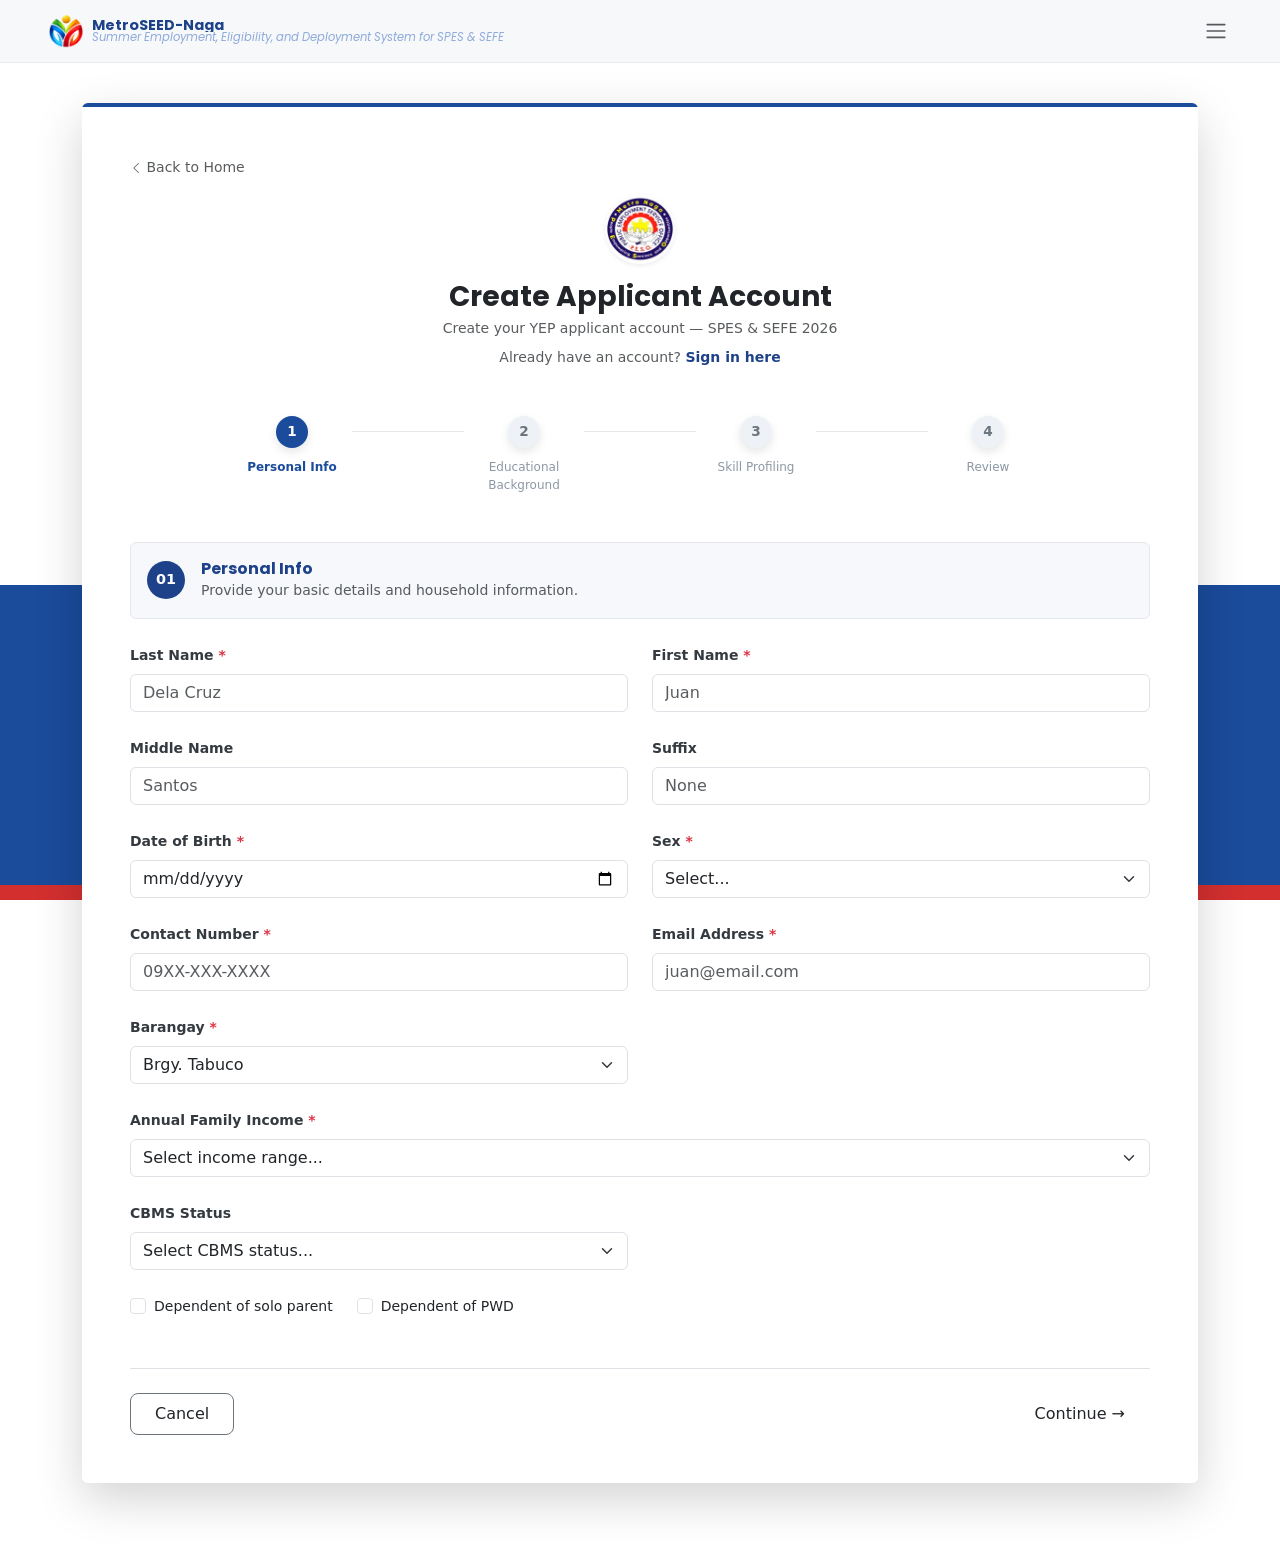
<file: registration.html>
<!DOCTYPE html>
<html lang="en">
<head>
  <meta charset="UTF-8">
  <meta name="viewport" content="width=device-width, initial-scale=1.0">
  <title>MetroSEED - Create Applicant Account</title>
  <link rel="preconnect" href="https://fonts.googleapis.com">
  <link rel="preconnect" href="https://fonts.gstatic.com" crossorigin>
  <link href="https://fonts.googleapis.com/css2?family=Merriweather+Sans:ital,wght@0,300..800;1,300..800&family=Poppins:wght@300;400;500;600;700;800;900&display=swap" rel="stylesheet">
  <link rel="stylesheet" href="stylesheet.css"> 
  <link rel="stylesheet" href="https://cdn.jsdelivr.net/npm/bootstrap-icons@1.11.1/font/bootstrap-icons.css">
  <link rel="stylesheet" href="bootstrap.min.css">
  <link rel="icon" type="image/png" href="photos/favicon/fav-icon.png"/>
</head>
<body>
  <nav class="navbar fixed-navbar py-2">
    <div class="container-fluid px-3 px-lg-5 d-flex align-items-center justify-content-between">
      <a class="navbar-brand d-flex align-items-center gap-2 me-auto overflow-hidden" href="index.html" style="max-width: calc(100% - 60px);">
        <img src="photos/metro-seed-logo.png" alt="Logo" width="36" height="36" class="d-inline-block flex-shrink-0" onerror="this.src='https://via.placeholder.com/36x36/1e428a/ffffff?text=M'" />
        <div class="d-flex flex-column lh-1 overflow-hidden">
          <span class="fw-bold text-navy text-truncate" style="font-size: clamp(0.75rem, 2.5vw, 0.9rem); color: #1e428a;">
            MetroSEED-Naga
          </span>
          <span class="text-muted fst-italic text-truncate" style="font-size: clamp(0.65rem, 2vw, 0.72rem); color: #8faada !important;">
            Summer Employment, Eligibility, and Deployment System for SPES & SEFE
          </span>
        </div>
      </a>
      <div class="d-flex align-items-center gap-2 ms-auto flex-shrink-0">
        <div class="d-none d-lg-flex align-items-center gap-2">
      
        </div>
        <div class="dropdown">
          <button class="btn border-0 shadow-none p-1" type="button" id="mainMenuDropdown" data-bs-toggle="dropdown" aria-expanded="false">
            <span class="navbar-toggler-icon"></span>
          </button>
          <ul class="dropdown-menu dropdown-menu-end custom-dropdown-menu p-2 mt-2" aria-labelledby="mainMenuDropdown">
            <li class="d-lg-none">
              <a class="dropdown-item btn text-white rounded-pill fw-semibold text-center mb-1 bg-navy" href="index.html" style="background-color: #1e428a; color: #ffffff !important;">
                Home
              </a>
            </li>
            <li class="d-lg-none">
              <a class="dropdown-item btn border rounded-pill fw-semibold text-center text-navy mb-2" href="login.html" style="color: #1e428a !important; border-color: #d0dbe9 !important;">
                Log In
              </a>
            </li>
            <li class="d-lg-none"><hr class="dropdown-divider my-1"></li>
            <li>
              <a class="dropdown-item fw-semibold py-2 text-navy d-flex align-items-center gap-2" href="index.html#more-info" style="color: #1e428a;">
                <i class="bi bi-info-circle text-red"></i> About Us
              </a>
            </li>
            <li>
              <a class="dropdown-item fw-semibold py-2 text-navy d-flex align-items-center gap-2" href="index.html#programs" style="color: #1e428a;">
                <i class="bi bi-grid text-red"></i> Programs
              </a>
            </li>
            <li>
              <a class="dropdown-item fw-semibold py-2 text-navy d-flex align-items-center gap-2" href="index.html#qualifications" style="color: #1e428a;">
                <i class="bi bi-check-circle text-red"></i> Qualifications
              </a>
            </li>
            <li>
              <a class="dropdown-item fw-semibold py-2 text-navy d-flex align-items-center gap-2" href="index.html#processes" style="color: #1e428a;">
                <i class="bi bi-diagram-3 text-red"></i> Processes
              </a>
            </li>
          </ul>
        </div>
      </div>
    </div>
  </nav>

  <div class="bg-decoration"></div>

  <div class="container main-container">
    <div class="card form-card border-0 shadow-lg">
      <div class="card-top-line"></div>
      <div class="card-body p-4 p-md-5">
        <a href="index.html" class="text-decoration-none text-muted small mb-3 d-inline-block">
          <i class="bi bi-chevron-left small"></i> Back to Home
        </a>
        <div class="text-center mb-5">
          <img src="photos/metro-peso-seal.png" alt="Metro Peso Seal" class="mb-3 rounded-circle shadow-sm" width="70" height="70">
          <h3 class="fw-bold text-dark mb-1">Create Applicant Account</h3>
          <p class="text-muted small mb-2">Create your YEP applicant account — SPES & SEFE 2026</p>
          <p class="small text-muted">Already have an account? <a href="login.html" class="text-navy fw-semibold text-decoration-none">Sign in here</a></p>
        </div>
        <div class="d-flex justify-content-between position-relative mb-5 step-container mx-auto">
          <div class="step-line"></div>
          <div class="step text-center position-relative z-1">
            <div class="step-circle active">1</div>
            <div class="step-text active">Personal Info</div>
          </div>
          <div class="step text-center position-relative z-1">
            <div class="step-circle">2</div>
            <div class="step-text">Educational Background</div>
          </div>
          <div class="step text-center position-relative z-1">
            <div class="step-circle">3</div>
            <div class="step-text">Skill Profiling</div>
          </div>
          <div class="step text-center position-relative z-1">
            <div class="step-circle">4</div>
            <div class="step-text">Review</div>
          </div>
        </div>
        <div class="section-header rounded p-3 mb-4 d-flex align-items-center">
          <div class="section-number bg-navy text-white rounded-circle d-flex justify-content-center align-items-center me-3">
            01
          </div>
          <div>
            <h6 class="mb-0 fw-bold text-navy">Personal Info</h6>
            <small class="text-muted">Provide your basic details and household information.</small>
          </div>
        </div>
        <form>
          <div class="row g-4 mb-4">
            <div class="col-md-6">
              <label class="form-label small fw-semibold">Last Name <span class="text-danger">*</span></label>
              <input type="text" class="form-control custom-input" placeholder="Dela Cruz">
            </div>
            <div class="col-md-6">
              <label class="form-label small fw-semibold">First Name <span class="text-danger">*</span></label>
              <input type="text" class="form-control custom-input" placeholder="Juan">
            </div>
            <div class="col-md-6">
              <label class="form-label small fw-semibold">Middle Name</label>
              <input type="text" class="form-control custom-input" placeholder="Santos">
            </div>
            <div class="col-md-6">
              <label class="form-label small fw-semibold">Suffix</label>
              <input type="text" class="form-control custom-input" placeholder="None">
            </div>
            <div class="col-md-6">
              <label class="form-label small fw-semibold">Date of Birth <span class="text-danger">*</span></label>
              <input type="date" class="form-control custom-input">
            </div>
            <div class="col-md-6">
              <label class="form-label small fw-semibold">Sex <span class="text-danger">*</span></label>
              <select class="form-select custom-input">
                <option selected>Select...</option>
                <option value="1">Male</option>
                <option value="2">Female</option>
              </select>
            </div>
            <div class="col-md-6">
              <label class="form-label small fw-semibold">Contact Number <span class="text-danger">*</span></label>
              <input type="text" class="form-control custom-input" placeholder="09XX-XXX-XXXX">
            </div>
            <div class="col-md-6">
              <label class="form-label small fw-semibold">Email Address <span class="text-danger">*</span></label>
              <input type="email" class="form-control custom-input" placeholder="juan@email.com">
            </div>
            <div class="col-md-6">
              <label class="form-label small fw-semibold">Barangay <span class="text-danger">*</span></label>
              <select class="form-select custom-input">
                <option selected>Brgy. Tabuco</option>
              </select>
            </div>
            <div class="col-md-6"></div>
            <div class="col-12">
              <label class="form-label small fw-semibold">Annual Family Income <span class="text-danger">*</span></label>
              <select class="form-select custom-input">
                <option selected>Select income range...</option>
              </select>
            </div>
            <div class="col-md-6">
              <label class="form-label small fw-semibold">CBMS Status</label>
              <select class="form-select custom-input">
                <option selected>Select CBMS status...</option>
              </select>
            </div>
          </div>
          <div class="d-flex gap-4 mb-5 mt-2">
            <div class="form-check">
              <input class="form-check-input" type="checkbox" id="soloParent">
              <label class="form-check-label small" for="soloParent">Dependent of solo parent</label>
            </div>
            <div class="form-check">
              <input class="form-check-input" type="checkbox" id="pwd">
              <label class="form-check-label small" for="pwd">Dependent of PWD</label>
            </div>
          </div>
          <div class="d-flex justify-content-between align-items-center border-top pt-4 mt-2">
            <a href="index.html" class="btn btn-outline-secondary px-4 py-2 rounded-3 text-dark bg-white">Cancel</a>
            <button type="button" class="btn btn-navy px-4 py-2 rounded-3">Continue &rarr;</button>
          </div>
        </form>
      </div>
    </div>
  </div>

  <script src="https://cdn.jsdelivr.net/npm/bootstrap@5.3.2/dist/js/bootstrap.bundle.min.js"></script>
</body>
</html>
</file>
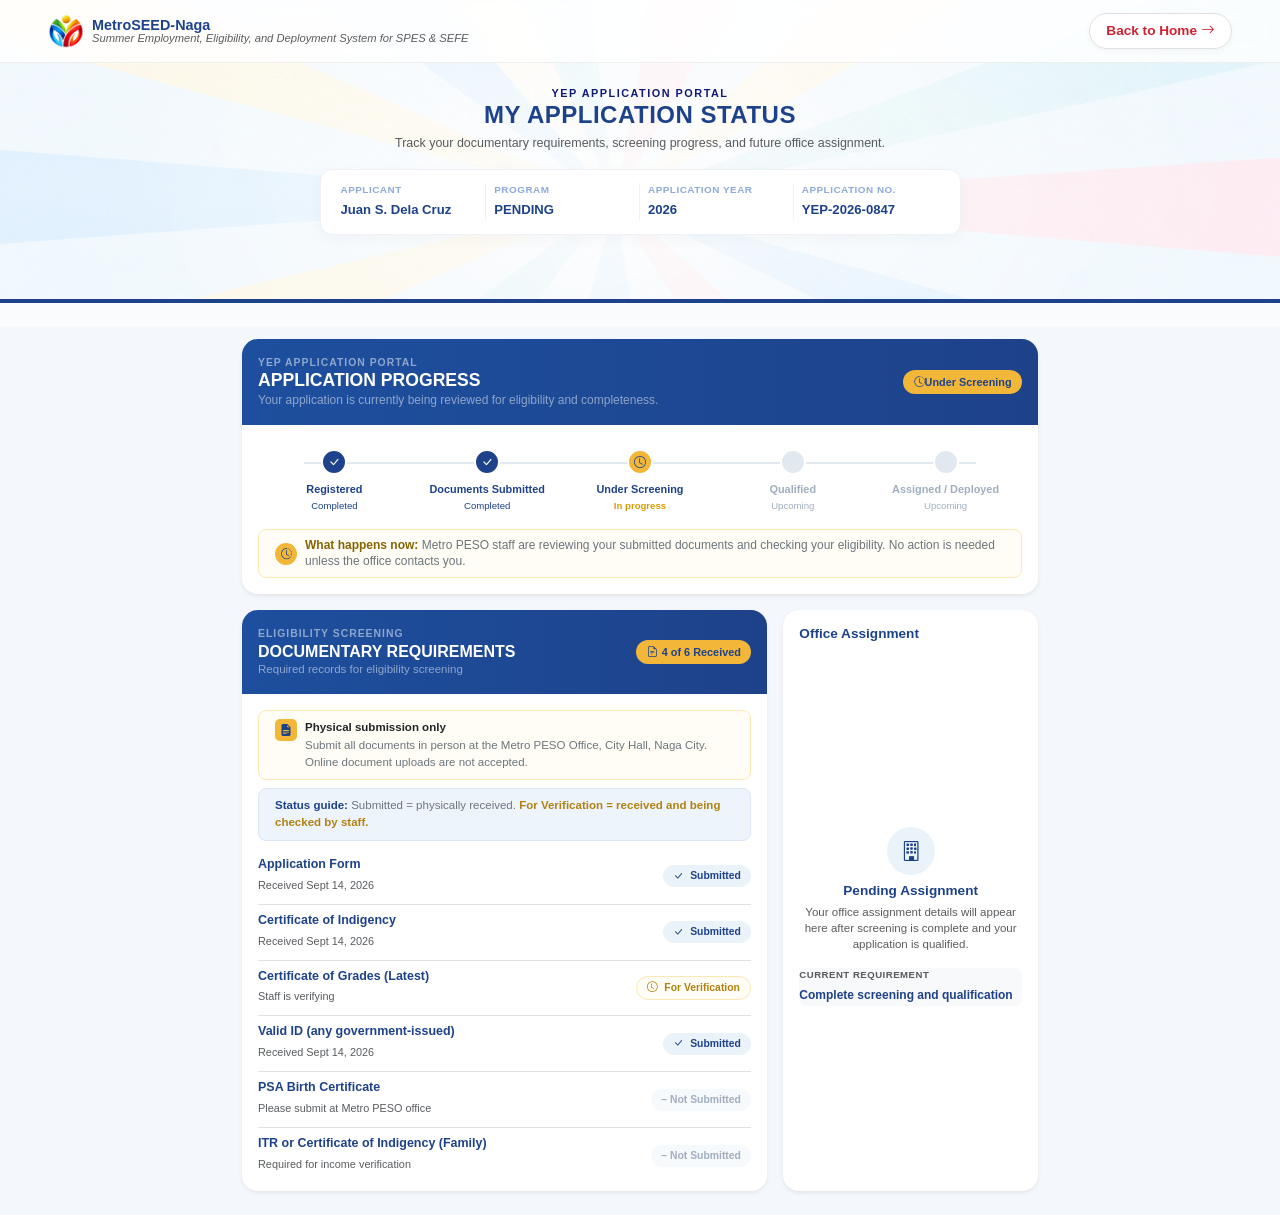
<file: trackStatus.html>
<!DOCTYPE html>
<html lang="en">
<head>
  <meta charset="UTF-8">
  <meta name="viewport" content="width=device-width, initial-scale=1.0">
  <title>Application Status - MetroSEED-Naga</title>
  <link href="bootstrap.min.css" rel="stylesheet">
  <link href="https://cdn.jsdelivr.net/npm/bootstrap-icons@1.10.5/font/bootstrap-icons.css" rel="stylesheet">
  <link rel="stylesheet" href="stylesheet.css"> 
  <link rel="icon" type="image/png" href="photos/favicon/fav-icon.png"/>
</head>
<body>
  <nav class="navbar fixed-navbar-blur py-2">
    <div class="container-fluid px-3 px-lg-5 d-flex align-items-center justify-content-between flex-nowrap">
      <a class="navbar-brand d-flex align-items-center gap-2 overflow-hidden me-2" href="#" style="max-width: calc(100% - 140px);">
        <img src="photos/metro-seed-logo.png" alt="MetroSEED Logo" width="36" height="36" class="d-inline-block flex-shrink-0" />
        <div class="d-flex flex-column lh-1 overflow-hidden">
          <span class="fw-bold text-navy text-truncate" style="font-size: clamp(0.75rem, 2.5vw, 0.9rem);">
            MetroSEED-Naga
          </span>
          <span class="text-muted fst-italic text-truncate" style="font-size: clamp(0.6rem, 1.8vw, 0.7rem);">
            Summer Employment, Eligibility, and Deployment System for SPES & SEFE
          </span>
        </div>
      </a>
      <a href="index.html" class="btn btn-back-home text-nowrap flex-shrink-0 d-inline-flex align-items-center gap-1">
        <span>Back to Home</span>
        <i class="bi bi-arrow-right"></i>
      </a>
    </div>
  </nav>

  <section class="hero-banner position-relative text-center mb-4">
    <div class="container position-relative z-2">
      <div class="text-center mb-3">
        <div class="page-subtitle-top">YEP APPLICATION PORTAL</div>
        <h1 class="page-title mb-1 fw-bold text-navy" style="font-size: clamp(1.2rem, 3vw, 1.5rem);">
          MY APPLICATION STATUS
        </h1>
        <p class="page-desc text-muted mb-0">
          Track your documentary requirements, screening progress, and future office assignment.
        </p>
      </div>
      <div class="row justify-content-center mb-5">
        <div class="col-xl-7 col-lg-8 col-md-10">
          <div class="summary-card mb-10">
            <div class="row text-center text-md-start g-2">
              <div class="col-6 col-md-3 summary-col border-end-md">
                <div class="summary-label">APPLICANT</div>
                <div class="summary-value text-truncate">Juan S. Dela Cruz</div>
              </div>
              <div class="col-6 col-md-3 summary-col border-end-md">
                <div class="summary-label">PROGRAM</div>
                <div class="summary-value text-truncate">PENDING</div>
              </div>
              <div class="col-6 col-md-3 summary-col border-end-md">
                <div class="summary-label">APPLICATION YEAR</div>
                <div class="summary-value text-truncate">2026</div>
              </div>
              <div class="col-6 col-md-3 summary-col">
                <div class="summary-label">APPLICATION NO.</div>
                <div class="summary-value text-truncate">YEP-2026-0847</div>
              </div>
            </div>
          </div>
        </div>
      </div>
    </div>
    <div class="status-bottom-bars"></div>
  </section>

  <section class="status-details-section pb-4">
    <div class="container" style="max-width: 820px;">
      <div class="card progress-main-card border-0 shadow-sm rounded-4 overflow-hidden mb-3">
        <div class="progress-banner p-3 text-white d-flex flex-column flex-md-row justify-content-between align-items-start align-items-md-center gap-2">
          <div>
            <span class="text-uppercase fw-semibold tracking-wider text-white-50 d-block" style="font-size: 0.65rem; letter-spacing: 1px;">
              YEP APPLICATION PORTAL
            </span>
            <h2 class="fw-bold h5 text-white mb-0 text-uppercase" style="font-weight: 900; font-size: 1.1rem;">
              APPLICATION PROGRESS
            </h2>
            <p class="mb-0 text-white-50" style="font-size: 0.75rem;">
              Your application is currently being reviewed for eligibility and completeness.
            </p>
          </div>
          <div class="status-badge-pill-yellow d-inline-flex align-items-center gap-1.5 px-2.5 py-1.5 rounded-pill flex-shrink-0">
            <i class="bi bi-clock-history"></i>
            <span>Under Screening</span>
          </div>
        </div>
        <div class="card-body p-3 bg-white">
          <div class="stepper-wrapper my-2">
            <div class="stepper-line"></div>
            <div class="step-item step-completed">
              <div class="step-icon"><i class="bi bi-check-lg"></i></div>
              <span class="step-title">Registered</span>
              <span class="step-status">Completed</span>
            </div>
            <div class="step-item step-completed">
              <div class="step-icon"><i class="bi bi-check-lg"></i></div>
              <span class="step-title">Documents Submitted</span>
              <span class="step-status">Completed</span>
            </div>
            <div class="step-item step-active">
              <div class="step-icon"><i class="bi bi-clock"></i></div>
              <span class="step-title">Under Screening</span>
              <span class="step-status">In progress</span>
            </div>
            <div class="step-item step-upcoming">
              <div class="step-icon"></div>
              <span class="step-title">Qualified</span>
              <span class="step-status">Upcoming</span>
            </div>
            <div class="step-item step-upcoming">
              <div class="step-icon"></div>
              <span class="step-title">Assigned / Deployed</span>
              <span class="step-status">Upcoming</span>
            </div>
          </div>
          <div class="alert alert-warning-custom d-flex align-items-center gap-2 p-2 px-3 rounded-3 mb-0 mt-3">
            <div class="alert-icon-circle flex-shrink-0">
              <i class="bi bi-clock-history"></i>
            </div>
            <p class="mb-0 text-secondary" style="font-size: 0.75rem; line-height: 1.3;">
              <strong style="color: #856404;">What happens now:</strong> Metro PESO staff are reviewing your submitted documents and checking your eligibility. No action is needed unless the office contacts you.
            </p>
          </div>
        </div>
      </div>
      <div class="row g-3">
        <div class="col-lg-8">
          <div class="card border-0 shadow-sm rounded-4 overflow-hidden h-100">
            <div class="requirements-banner p-3 text-white d-flex justify-content-between align-items-center gap-2">
              <div>
                <span class="text-uppercase fw-semibold tracking-wider text-white-50 d-block" style="font-size: 0.65rem; letter-spacing: 1px;">
                  ELIGIBILITY SCREENING
                </span>
                <h3 class="fw-bold text-white mb-0 text-uppercase" style="font-weight: 900; font-size: 1rem;">
                  DOCUMENTARY REQUIREMENTS
                </h3>
                <p class="mb-0 text-white-50" style="font-size: 0.72rem;">
                  Required records for eligibility screening
                </p>
              </div>
              <div class="pill-count-badge d-inline-flex align-items-center gap-1 px-2.5 py-1.5 rounded-pill flex-shrink-0">
                <i class="bi bi-file-earmark-text"></i>
                <span>4 of 6 Received</span>
              </div>
            </div>
            <div class="card-body p-3 bg-white">
              <div class="alert alert-yellow-subtle p-2 px-3 rounded-3 d-flex align-items-start gap-2 mb-2">
                <div class="yellow-icon-badge flex-shrink-0">
                  <i class="bi bi-file-earmark-text-fill"></i>
                </div>
                <div style="font-size: 0.72rem;">
                  <strong class="d-block mb-0.5 text-dark">Physical submission only</strong>
                  <span class="text-secondary">Submit all documents in person at the Metro PESO Office, City Hall, Naga City. Online document uploads are not accepted.</span>
                </div>
              </div>
              <div class="alert alert-blue-subtle p-2 px-3 rounded-3 mb-3" style="font-size: 0.72rem;">
                <strong class="text-navy">Status guide:</strong> <span class="text-secondary">Submitted = physically received.</span> <span style="color: #b08210; font-weight: 600;">For Verification = received and being checked by staff.</span>
              </div>
              <div class="requirements-checklist d-flex flex-column gap-2">
                <div class="req-item d-flex align-items-center justify-content-between pb-2 border-bottom">
                  <div>
                    <h4 class="fw-bold text-navy mb-0" style="font-size: 0.78rem;">Application Form</h4>
                    <span class="text-muted" style="font-size: 0.68rem;">Received Sept 14, 2026</span>
                  </div>
                  <span class="status-pill status-submitted"><i class="bi bi-check-lg me-1"></i> Submitted</span>
                </div>
                <div class="req-item d-flex align-items-center justify-content-between pb-2 border-bottom">
                  <div>
                    <h4 class="fw-bold text-navy mb-0" style="font-size: 0.78rem;">Certificate of Indigency</h4>
                    <span class="text-muted" style="font-size: 0.68rem;">Received Sept 14, 2026</span>
                  </div>
                  <span class="status-pill status-submitted"><i class="bi bi-check-lg me-1"></i> Submitted</span>
                </div>
                <div class="req-item d-flex align-items-center justify-content-between pb-2 border-bottom">
                  <div>
                    <h4 class="fw-bold text-navy mb-0" style="font-size: 0.78rem;">Certificate of Grades (Latest)</h4>
                    <span class="text-muted" style="font-size: 0.68rem;">Staff is verifying</span>
                  </div>
                  <span class="status-pill status-verification"><i class="bi bi-clock me-1"></i> For Verification</span>
                </div>
                <div class="req-item d-flex align-items-center justify-content-between pb-2 border-bottom">
                  <div>
                    <h4 class="fw-bold text-navy mb-0" style="font-size: 0.78rem;">Valid ID (any government-issued)</h4>
                    <span class="text-muted" style="font-size: 0.68rem;">Received Sept 14, 2026</span>
                  </div>
                  <span class="status-pill status-submitted"><i class="bi bi-check-lg me-1"></i> Submitted</span>
                </div>
                <div class="req-item d-flex align-items-center justify-content-between pb-2 border-bottom">
                  <div>
                    <h4 class="fw-bold text-navy mb-0" style="font-size: 0.78rem;">PSA Birth Certificate</h4>
                    <span class="text-muted" style="font-size: 0.68rem;">Please submit at Metro PESO office</span>
                  </div>
                  <span class="status-pill status-not-submitted">&ndash; Not Submitted</span>
                </div>
                <div class="req-item d-flex align-items-center justify-content-between pt-0.5">
                  <div>
                    <h4 class="fw-bold text-navy mb-0" style="font-size: 0.78rem;">ITR or Certificate of Indigency (Family)</h4>
                    <span class="text-muted" style="font-size: 0.68rem;">Required for income verification</span>
                  </div>
                  <span class="status-pill status-not-submitted">&ndash; Not Submitted</span>
                </div>
              </div>
            </div>
          </div>
        </div>
        <div class="col-lg-4">
          <div class="card assignment-card border-0 shadow-sm rounded-4 p-3 text-center h-100 bg-white">
            <h3 class="fw-bold text-navy text-start mb-3" style="font-size: 0.85rem;">Office Assignment</h3>
            <div class="my-auto py-2">
              <div class="icon-circle-building mx-auto mb-2 d-flex align-items-center justify-content-center">
                <i class="bi bi-building fs-5"></i>
              </div>
              <h4 class="fw-bold text-navy mb-1" style="font-size: 0.85rem;">Pending Assignment</h4>
              <p class="text-muted" style="font-size: 0.72rem; line-height: 1.4;">
                Your office assignment details will appear here after screening is complete and your application is qualified.
              </p>
              <div class="bg-light rounded-3 p-2.5 text-start mt-3">
                <span class="text-uppercase fw-bold text-muted d-block mb-0.5" style="font-size: 0.6rem; letter-spacing: 0.5px;">CURRENT REQUIREMENT</span>
                <span class="fw-bold text-navy" style="font-size: 0.75rem;">Complete screening and qualification</span>
              </div>
            </div>
          </div>
        </div>
      </div>
    </div>
  </section>

  <script src="https://cdn.jsdelivr.net/npm/bootstrap@5.3.0/dist/js/bootstrap.bundle.min.js"></script>
</body>
 </html>
</file>
<file: stylesheet.css>
html {
  scroll-behavior: smooth;
}

.hero-section {
  background-image: url('./photos/yep-homepage-bg.png');
  background-size: cover;
  background-position: center;
  background-repeat: no-repeat;
  min-height: 100vh;
  position: relative;
}

.text-navy { color: #1e428a; }
.text-red { color: #cf2232; }
.bg-navy { background-color: #1e428a; }

.btn-badge {
  background-color: #f2b738;
  color: #1e428a;
  font-weight: 700;
  font-size: 0.85rem;
  border-radius: 50rem;
}

.hero-nav-card {
  background: #ffffff;
  border-radius: 50rem;
  padding: 0.6rem 1.25rem;
  box-shadow: 0 4px 15px rgba(0, 0, 0, 0.08);
  text-decoration: none;
  transition: transform 0.2s ease, box-shadow 0.2s ease;
  display: flex;
  align-items: center;
  gap: 0.75rem;
  width: 100%;
  border: 1px solid rgba(255, 255, 255, 0.8);
}

.btn-navy {
  background-color: #1e428a

}

.fixed-navbar {
  position: fixed;
  top: 0;
  left: 0;
  width: 100%;
  z-index: 1030;
  background-color: rgba(245, 247, 250, 0.85);
  backdrop-filter: blur(8px);
  border-bottom: 1px solid rgba(0, 0, 0, 0.05);
}

.hero-section {
  padding-top: 80px;
}

.custom-dropdown-menu {
  border-radius: 16px;
  border: none;
  box-shadow: 0 10px 25px rgba(0, 0, 0, 0.12);
  min-width: 220px;
}

.hero-nav-card:hover {
  transform: translateY(-3px);
  box-shadow: 0 8px 20px rgba(0, 0, 0, 0.12);
}

.hero-nav-card .card-icon-arrow {
  color: #08296d;
  font-weight: bold;
  font-size: 1.1rem;
}

.circle-badge-container {
  position: relative;
  width: 100%;
  max-width: 440px;
  aspect-ratio: 1 / 1;
  margin: 0 auto;
}

.circle-red {
  position: absolute;
  top: 3%;
  left: -3%;
  width: 95%;
  height: 95%;
  background-color: #cf2232;
  border-radius: 50%;
}

.circle-yellow {
  position: absolute;
  top: -2%;
  right: 0;
  width: 95%;
  height: 95%;
  background-color: #f2b738;
  border-radius: 50%;
}

.circle-blue {
  position: absolute;
  bottom: -2%;
  left: 6%;
  width: 95%;
  height: 95%;
  background-color: #1e428a;
  border-radius: 50%;
}

.circle-white-content {
  position: absolute;
  top: 50%;
  left: 50%;
  transform: translate(-50%, -50%);
  width: 95%;
  height: 95%;
  background-color: #ffffff;
  border-radius: 50%;
  box-shadow: 0 10px 30px rgba(0, 0, 0, 0.08);
  z-index: 2;
  padding: 2.2rem;
  display: flex;
  flex-direction: column;
  align-items: center;
  justify-content: center;
  text-align: center;
}

.blue-divider {
  width: 60px;
  height: 2px;
  background-color: #1e428a;
  margin-top: 15px;
}

.accent-block-red {
  display: inline-block;
  width: 12px;
  height: 24px;
  background-color: #cf2232;
  vertical-align: middle;
  margin-left: 8px;
}

.yep-img-card {
  width: 100%;
  height: 140px;
  object-fit: cover;
  border-radius: 16px;
  box-shadow: 0 6px 16px rgba(0, 0, 0, 0.1);
}

.programs-section {
  background: linear-gradient(180deg, #f4f8fc 0%, #d8e5f5 50%, #bacfe6 100%);
  position: relative;
  overflow: hidden;
}

.program-card {
  background: #ffffff;
  transition: transform 0.3s ease, box-shadow 0.3s ease;
  border-radius: 20px !important;
  width: 100%;
}

@media (min-width: 992px) {
  .program-card {
    transform-origin: center center;
  }

  .sefe-card {
    transform: rotate(-4deg) translateY(-10px);
    z-index: 1;
  }

  .spes-card {
    transform: rotate(4deg) translateY(10px);
    z-index: 2;
  }

  .sefe-card:hover, .spes-card:hover {
    transform: rotate(0deg) scale(1.02);
    z-index: 3;
  }
}

.hero-transition-gradient {
  background: linear-gradient(
    180deg, 
    rgba(216, 229, 245, 0) 0%, 
    #2159b0 45%, 
    #1d4f9e 65%, 
    #ffffff 100%
  );
  padding-top: 2rem;
  padding-bottom: 2.5rem;
  margin-top: auto;
  width: 100%;
}

.hero-section {
  position: relative;
  overflow: hidden;
}

.hero-section::after {
  content: "";
  position: absolute;
  bottom: 0;
  left: 0;
  width: 100%;
  height: 120px;
  background: linear-gradient(180deg, rgba(255, 255, 255, 0) 0%, #ffffff 100%);
  pointer-events: none;
  z-index: 1;
}

.hero-transition-gradient {
  position: relative;
  z-index: 2;
  background: transparent !important;
}

.qual-toggle-btn {
  background-color: transparent;
  border: 1px solid transparent;
  font-size: 0.8rem;
  font-weight: 600;
  padding: 0.35rem 0.85rem;
  border-radius: 50rem;
  transition: all 0.2s ease;
}

.qual-toggle-btn-blue {
  color: #1e428a;
  border-color: #d0dbe9;
  background-color: #ffffff;
}

.qual-toggle-btn-blue:hover,
.qual-toggle-btn-blue:focus {
  background-color: #1e428a;
  color: #ffffff;
}

.qual-toggle-btn-red {
  color: #cf2232;
  border-color: #f8d7da;
  background-color: #ffffff;
}

.qual-toggle-btn-red:hover,
.qual-toggle-btn-red:focus {
  background-color: #cf2232;
  color: #ffffff;
}

.qual-toggle-btn .bi-chevron-down {
  transition: transform 0.3s ease;
}

.qual-toggle-btn:not(.collapsed) .bi-chevron-down {
  transform: rotate(180deg);
}

.processes-section {
  background: linear-gradient(135deg, #eef4fc 0%, #dbe6f6 50%, #e8f0fe 100%);
  position: relative;
  overflow: hidden;
}

.processes-section::before {
  content: "";
  position: absolute;
  top: 10%;
  right: -5%;
  width: 450px;
  height: 450px;
  background: radial-gradient(circle, rgba(255, 255, 255, 0.8) 0%, rgba(255, 255, 255, 0) 70%);
  border-radius: 50%;
  pointer-events: none;
  z-index: 1;
}

.processes-section .container {
  position: relative;
  z-index: 2;
}

.process-main-card {
  background: #ffffff;
  border-radius: 24px;
  box-shadow: 0 15px 35px rgba(30, 66, 138, 0.08);
  overflow: hidden;
  border: 1px solid rgba(255, 255, 255, 0.8);
}

.process-header-banner {
  background: linear-gradient(90deg, #1d4f9e 0%, #1e428a 100%);
  padding: 2.2rem 2.5rem;
}

.timeline-container {
  position: relative;
  padding: 1rem 0;
}

@media (min-width: 992px) {
  .timeline-connecting-line {
    position: absolute;
    top: 25px;
    left: 8%;
    right: 8%;
    height: 2px;
    background: linear-gradient(90deg, #1d4f9e 0%, #1d4f9e 33%, #f2b738 33%, #f2b738 66%, #52b788 66%, #52b788 100%);
    z-index: 1;
  }
}

.step-node {
  position: relative;
  z-index: 2;
}

.step-circle {
  width: 50px;
  height: 50px;
  border-radius: 50%;
  color: #ffffff;
  font-weight: 800;
  font-size: 1.1rem;
  display: flex;
  align-items: center;
  justify-content: center;
  margin: 0 auto 12px auto;
  box-shadow: 0 4px 10px rgba(0, 0, 0, 0.1);
}

.bg-step-blue { background-color: #1d4f9e; }
.bg-step-yellow { background-color: #f2b738; }
.bg-step-green { background-color: #52b788; }

.text-step-blue { color: #1d4f9e; }
.text-step-yellow { color: #d99b00; }
.text-step-green { color: #2d6a4f; }

.cta-light-section {
  background-image: url('./photos/yep-homepage-bg.png');
  background-size: cover;
  background-position: center bottom; 
  background-repeat: no-repeat;
  padding-top: 5rem;
  padding-bottom: 7rem;
  min-height: 420px;
  text-align: center;
  position: relative;
}

.cta-light-section::before {
  content: "";
  position: absolute;
  top: 0;
  left: 0;
  width: 100%;
  height: 100%;
  background-color: rgba(255, 255, 255, 0.7);
  z-index: 1;
}

.cta-light-section .container {
  position: relative;
  z-index: 2;
}

.site-footer {
  background-color: #1e428a;
  color: #ffffff;
  padding-top: 4rem;
  padding-bottom: 2.5rem;
}

.footer-heading {
  font-size: 0.95rem;
  font-weight: 700;
  color: #ffffff;
  margin-bottom: 1.2rem;
}

.footer-text, .footer-links a {
  color: rgba(255, 255, 255, 0.75);
  font-size: 0.82rem;
  line-height: 1.6;
}

.footer-links a {
  text-decoration: none;
  transition: color 0.2s ease;
}

.footer-links a:hover {
  color: #f2b738;
}

.footer-divider {
  border-top: 1px solid rgba(255, 255, 255, 0.15);
  margin-top: 3rem;
  margin-bottom: 1.5rem;
}

.footer-copyright {
  color: rgba(255, 255, 255, 0.6);
  font-size: 0.75rem;
}

.footer-disclaimer {
  color: rgba(255, 255, 255, 0.5);
  font-size: 0.72rem;
}

.btn-cta-navy {
  background-color: #1e428a;
  color: #ffffff;
  font-weight: 700;
  padding: 0.75rem 2rem;
  border-radius: 50rem;
  display: inline-flex;
  align-items: center;
  gap: 0.5rem;
  text-decoration: none;
  transition: all 0.25 ease;
  box-shadow: 0 4px 12px rgba(30, 66, 138, 0.2);
}

.btn-cta-navy:hover {
  background-color: #16326c;
  color: #ffffff;
  transform: translateY(-2px);
}

.cta-hashtag-pill {
  background-color: rgba(30, 66, 138, 0.1);
  color: #1e428a;
  font-weight: 700;
  font-size: 0.85rem;
}

.qualifications-section {
  background-color: #ffffff;
}

.qual-card {
  border-radius: 20px;
  overflow: hidden;
  box-shadow: 0 8px 24px rgba(0, 0, 0, 0.06);
  border: 1px solid #e2e8f0;
}

.qual-header-blue {
  background-color: #f0f4f9;
  border-bottom: 1px solid #d0dbe9;
}

.qual-header-red {
  background-color: #fdf2f2;
  border-bottom: 1px solid #f8d7da;
}

.icon-badge-blue {
  width: 40px;
  height: 40px;
  border-radius: 50%;
  background-color: #1e428a;
  color: #ffffff;
}

.icon-badge-red {
  width: 40px;
  height: 40px;
  border-radius: 50%;
  background-color: #cf2232;
  color: #ffffff;
}

.qual-list-item {
  padding: 0.4rem 0;
}

.qual-check-icon {
  color: #2e7d32;
  font-weight: bold;
}

.qual-cross-icon {
  color: #cf2232;
  font-weight: bold;
}

.requirements-pill-btn {
  background-color: #1e428a;
  color: #ffffff;
  font-weight: 700;
  padding: 0.6rem 1.5rem;
  border-radius: 50rem;
  min-width: 260px;
  border: none;
  transition: background-color 0.2s ease;
}

.requirements-pill-btn:hover,
.requirements-pill-btn:focus {
  background-color: #16326c;
  color: #ffffff;
}

.text-navy { color: #1e428a; }
.text-red { color: #cf2232; }

.fixed-navbar-transparent {
  position: fixed;
  top: 0;
  left: 0;
  width: 100%;
  z-index: 1030;
  background-color: transparent !important;
  border: none !important;
}

.btn-back-home {
  border: 1px solid #e0e0e0;
  color: #cf2232;
  font-weight: 700;
  font-size: 0.85rem;
  padding: 0.5rem 1.4rem;
  border-radius: 50rem;
  background-color: rgba(255, 255, 255, 0.9);
  transition: all 0.2s ease;
  box-shadow: 0 2px 8px rgba(0, 0, 0, 0.04);
}

.btn-back-home:hover {
  background-color: #fdf2f2;
  color: #a81927;
  border-color: #cf2232;
}

.status-details-section {
  background-color: #f4f7fb;
  padding-top: 0.75rem !important;
  padding-bottom: 2.5rem;
}

.status-details-section .container {
  margin-top: 0 !important;
  padding-top: 0 !important;
}

.progress-main-card {
  margin-top: 0 !important;
}

.progress-banner, .requirements-banner {
  background: linear-gradient(90deg, #1d4f9e 0%, #1e428a 100%);
}

.stepper-wrapper {
  position: relative;
  display: flex;
  justify-content: space-between;
  align-items: flex-start;
  z-index: 1;
}

.step-item {
  display: flex;
  flex-direction: column;
  align-items: center;
  text-align: center;
  width: 20%;
}

.step-completed .step-icon {
  background-color: #1e428a;
  color: #ffffff;
}

.step-active .step-icon {
  background-color: #f2b738;
  color: #1e428a;
}

.step-upcoming .step-title {
  color: #a0aec0;
}

.step-completed .step-status { color: #1e428a; }
.step-active .step-status { color: #d99b00; font-weight: 600; }

.alert-warning-custom {
  background-color: #fffdf5;
  border: 1px solid #fce8b2;
}

.alert-icon-circle {
  width: 28px;
  height: 28px;
  border-radius: 50%;
  background-color: #f2b738;
  color: #1e428a;
  display: flex;
  align-items: center;
  justify-content: center;
  font-size: 0.8rem;
}

.alert-yellow-subtle {
  background-color: #fffdf5;
  border: 1px solid #fce8b2;
}

.yellow-icon-badge {
  width: 28px;
  height: 28px;
  border-radius: 6px;
  background-color: #f2b738;
  color: #1e428a;
  display: flex;
  align-items: center;
  justify-content: center;
  font-size: 0.85rem;
}

.alert-blue-subtle {
  background-color: #eef4fc;
  border: 1px solid #dbe6f6;
}

.status-pill {
  font-size: 0.72rem;
  font-weight: 700;
  padding: 0.3rem 0.85rem;
  border-radius: 50rem;
  white-space: nowrap;
}

.status-submitted {
  background-color: #ebf3fa;
  color: #1e428a;
}

.status-verification {
  background-color: #fffdf5;
  color: #b08210;
  border: 1px solid #fce8b2;
}

.status-not-submitted {
  background-color: #f7fafc;
  color: #a0aec0;
}

.progress-banner, .requirements-banner {
  background: linear-gradient(90deg, #1d4f9e 0%, #1e428a 100%);
}

.status-badge-pill-yellow, .pill-count-badge {
  background-color: #f2b738;
  color: #1e428a;
  font-weight: 800;
  font-size: 0.68rem;
  padding: 0.25rem 0.65rem;
}

.stepper-wrapper {
  position: relative;
  display: flex;
  justify-content: space-between;
  align-items: flex-start;
  z-index: 1;
}

.stepper-line {
  position: absolute;
  top: 13px;
  left: 6%;
  right: 6%;
  height: 2px;
  background-color: #e2e8f0;
  z-index: -1;
}

.step-item {
  display: flex;
  flex-direction: column;
  align-items: center;
  text-align: center;
  width: 20%;
}

.step-icon {
  width: 26px;
  height: 26px;
  border-radius: 50%;
  background-color: #e2e8f0;
  color: #a0aec0;
  display: flex;
  align-items: center;
  justify-content: center;
  font-size: 0.75rem;
  font-weight: bold;
  margin-bottom: 6px;
  border: 2px solid #ffffff;
}

.step-completed .step-icon {
  background-color: #1e428a;
  color: #ffffff;
}

.step-active .step-icon {
  background-color: #f2b738;
  color: #1e428a;
}

.step-title {
  font-size: 0.68rem;
  font-weight: 700;
  color: #1e428a;
  margin-bottom: 1px;
}

.step-upcoming .step-title { color: #a0aec0; }

.step-status {
  font-size: 0.6rem;
  color: #a0aec0;
}

.step-completed .step-status { color: #1e428a; }
.step-active .step-status { color: #d99b00; font-weight: 600; }

.alert-warning-custom, .alert-yellow-subtle {
  background-color: #fffdf5;
  border: 1px solid #fce8b2;
}

.alert-icon-circle {
  width: 22px;
  height: 22px;
  border-radius: 50%;
  background-color: #f2b738;
  color: #1e428a;
  display: flex;
  align-items: center;
  justify-content: center;
  font-size: 0.7rem;
}

.yellow-icon-badge {
  width: 22px;
  height: 22px;
  border-radius: 5px;
  background-color: #f2b738;
  color: #1e428a;
  display: flex;
  align-items: center;
  justify-content: center;
  font-size: 0.75rem;
}

.alert-blue-subtle {
  background-color: #eef4fc;
  border: 1px solid #dbe6f6;
}

.status-pill {
  font-size: 0.65rem;
  font-weight: 700;
  padding: 0.2rem 0.65rem;
  border-radius: 50rem;
  white-space: nowrap;
}

.status-submitted {
  background-color: #ebf3fa;
  color: #1e428a;
}

.status-verification {
  background-color: #fffdf5;
  color: #b08210;
  border: 1px solid #fce8b2;
}

.status-not-submitted {
  background-color: #f7fafc;
  color: #a0aec0;
}

.icon-circle-building {
  width: 48px;
  height: 48px;
  border-radius: 50%;
  background-color: #ebf3fa;
  color: #1e428a;
}

.fixed-navbar-blur {
  position: fixed;
  top: 0;
  left: 0;
  width: 100%;
  z-index: 1030;
  background-color: rgba(255, 255, 255, 0.82) !important;
  backdrop-filter: blur(10px);
  -webkit-backdrop-filter: blur(10px);
  border-bottom: 1px solid rgba(0, 0, 0, 0.06) !important;
}

.btn-back-home {
  border: 1px solid #e0e0e0;
  color: #cf2232;
  font-weight: 700;
  font-size: clamp(0.72rem, 2vw, 0.85rem);
  padding: 0.4rem 1rem;
  border-radius: 50rem;
  background-color: #ffffff;
  transition: all 0.2s ease;
  box-shadow: 0 2px 6px rgba(0, 0, 0, 0.04);
}

.btn-back-home:hover {
  background-color: #fdf2f2;
  color: #a81927;
  border-color: #cf2232;
}

.section-divider-bar {
  display: flex;
  width: 100%;
  height: 3px;
  position: relative;
  z-index: 10;
}

.section-divider-bar .divider-red {
  width: 50%;
  background-color: #cf2232;
}

.section-divider-bar .divider-blue {
  width: 50%;
  background-color: #1e428a;
}

.page-title span {
  color: #cf2232;
}

.hero-banner {
  background-image: url('./photos/yep-homepage-bg.png');
  background-size: cover;
  background-position: center;
  background-repeat: no-repeat;
  min-height: auto;
  padding-top: 85px;
  padding-bottom: 1.25rem;
  position: relative;
  overflow: hidden;
}

.page-subtitle-top {
  color: #101a76;
  font-size: 0.68rem;
  font-weight: 700;
  letter-spacing: 1.5px;
  text-transform: uppercase;
}

.page-title {
  color: #1e428a;
  font-weight: 900;
  font-size: 1.75rem;
  letter-spacing: 0.5px;
  text-transform: uppercase;
}

.page-title span {
  color: #cf2232;
}

.page-desc {
  font-size: 0.78rem;
  color: #6c757d;
  white-space: nowrap;
}

.summary-card {
  background-color: #ffffff;
  border-radius: 12px;
  border: 1px solid #eef2f7;
  padding: 0.85rem 1rem;
  box-shadow: 0 4px 15px rgba(0, 0, 0, 0.03);
}

.summary-col {
  padding-left: 0.5rem;
  padding-right: 0.5rem;
}

.summary-col.border-end {
  border-right: 1px solid #edf2f7 !important;
}

@media (min-width: 768px) {
  .border-end-md {
    border-right: 1px solid #edf2f7 !important;
  }
}

.summary-label {
  font-size: 0.62rem;
  font-weight: 700;
  letter-spacing: 0.5px;
  color: #8faada;
  text-transform: uppercase;
  margin-bottom: 2px;
}

.summary-value {
  font-size: 0.82rem;
  font-weight: 800;
  color: #1e428a;
}

.status-bottom-bars {
  position: absolute;
  bottom: 0;
  left: 0;
  width: 100%;
  height: 4px;
  z-index: 5;
  background:  #1e428a 100%;
}

.status-bottom-bars .bar-blue {
  width: 100%;
  background-color: #1e428a;
}

:root {
  --brand-blue: #1b4b9b;
  --brand-dark: #143b78;
  --brand-red: #d32f2f;
  --bg-light: #fafbfd;
  --input-bg: #f8f9fa;
  --border-color: #e5e8eb;
}

.text-navy { color: #1e428a !important; }
.text-red { color: #cf2232 !important; }
.bg-navy { background-color: #1e428a !important; }

html {
  scroll-behavior: smooth;
}

body {
  background-color: var(--bg-light);
  font-family: -apple-system, BlinkMacSystemFont, "Segoe UI", Roboto, "Helvetica Neue", Arial, sans-serif;
  position: relative;
  min-height: 100vh;
  font-family: 'Merriweather Sans', -apple-system, BlinkMacSystemFont, "Segoe UI", Roboto, "Helvetica Neue", Arial, sans-serif;
  -webkit-font-smoothing: antialiased;
  -moz-osx-font-smoothing: grayscale;
}

h1, h2, h3, h4, h5, h6, 
.navbar-brand span, 
.display-3, 
.display-5, 
.display-6, 
.fw-bold, 
.fw-extrabold, 
.fw-black {
  font-family: 'Poppins', sans-serif !important;
}


.fixed-navbar {
  position: fixed;
  top: 0;
  left: 0;
  width: 100%;
  z-index: 1030;
  background-color: rgba(245, 247, 250, 0.85);
  backdrop-filter: blur(8px);
  border-bottom: 1px solid rgba(0, 0, 0, 0.05);
}

.custom-dropdown-menu {
  border-radius: 16px;
  border: none;
  box-shadow: 0 10px 25px rgba(0, 0, 0, 0.12);
  min-width: 220px;
}

.bg-decoration {
  position: fixed;
  bottom: 0;
  left: 0;
  width: 100%;
  height: 35vh;
  background-color: var(--brand-blue);
  border-bottom: 15px solid var(--brand-red);
  z-index: -1;
}

.main-container {
  max-width: 900px;
  margin-top: 2.5rem;
  margin-bottom: 4rem;
}
.form-card {
  border-radius: 12px;
  overflow: hidden;
}
.card-top-line {
  height: 4px;
  width: 100%;
  background: var(--brand-blue) 100%;
}

.step-container {
  padding: 0 10%;
}

.step-line {
  position: absolute;
  top: 15px;
  left: 12%;
  right: 12%;
  height: 1px;
  background-color: var(--border-color);
  z-index: 0;
}
.step {
  width: 120px;
  background: #fff;
}
.step-circle {
  width: 32px;
  height: 32px;
  border-radius: 50%;
  background-color: #eef1f6;
  color: #6c757d;
  display: flex;
  align-items: center;
  justify-content: center;
  margin: 0 auto 10px auto;
  font-size: 0.85rem;
  font-weight: bold;
}
.step-circle.active {
  background-color: var(--brand-blue);
  color: white;
}
.step-text {
  font-size: 0.75rem;
  color: #8c98a4;
  font-weight: 500;
}
.step-text.active {
  color: var(--brand-blue);
  font-weight: bold;
}

.section-header {
  background-color: #f6f8fb;
  border: 1px solid var(--border-color);
}
.section-number {
  width: 38px;
  height: 38px;
  font-size: 0.9rem;
  font-weight: bold;
}

.ultra-thick-text {
  font-weight: 500 !important;
  -webkit-text-stroke: 1.5px currentColor;
  text-shadow: 0px 0px 1px currentColor;
}

.custom-input {
  background-color: var(--input-bg);
  border: 1px solid var(--border-color);
  border-radius: 8px;
  padding: 0.65rem 0.85rem;
  font-size: 0.9rem;
  color: #495057;
  transition: all 0.2s ease-in-out;
}
.custom-input::placeholder {
  color: #adb5bd;
}
.custom-input:focus {
  background-color: #fff;
  border-color: var(--brand-blue);
  box-shadow: 0 0 0 0.25rem rgba(27, 75, 155, 0.15);
}
.form-label {
  margin-bottom: 0.35rem;
  color: #343a40;
}

.btn-primary {
  background-color: var(--brand-blue);
  border-color: var(--brand-blue);
}
.btn-primary:hover {
  background-color: var(--brand-dark);
}
.btn-outline-secondary {
  border-color: #d1d6dc;
  color: #495057;
}

body {
  font-family: 'Montserrat', -apple-system, BlinkMacSystemFont, "Segoe UI", Roboto, "Helvetica Neue", Arial, sans-serif;
}

.track-status-body {
  background-color: #f4f6f9;
  min-height: 100vh;
  display: flex;
  flex-direction: column;
  padding-top: 70px;
}

.track-bg-wrapper {
  flex-grow: 1;
  position: relative;
  width: 100%;
}

.track-bg-blue-pane {
  position: absolute;
  bottom: 0;
  left: 0;
  width: 100%;
  height: 45%;
  background-color: #2759a7;
  z-index: 1;
}

.track-bg-pink-line {
  position: absolute;
  bottom: 20px;
  left: 0;
  width: 100%;
  height: 4px;
  background-color: #eab4b8;
  z-index: 2;
}

.track-card {
  width: 100%;
  max-width: 480px;
  border-radius: 12px;
  border-top: 4px solid var(--brand-blue, #1e428a) !important;
  border-bottom: 4px solid var(--brand-blue, #1e428a) !important;
  box-shadow: 0 15px 45px rgba(0, 0, 0, 0.08);
}

.bg-light-gray {
  background-color: #f9fbfc !important;
}

.custom-input-group .input-group-text,
.custom-input-group .form-control {
  border: 1px solid #e1e5eb;
  transition: all 0.2s ease;
}

.custom-input-group .form-control {
  font-size: 0.85rem;
  color: #495057;
}

.custom-input-group .form-control::placeholder {
  color: #a0aab5;
}

.custom-input-group:focus-within .input-group-text,
.custom-input-group:focus-within .form-control {
  background-color: #ffffff !important;
  border-color: var(--brand-blue, #1e428a);
  box-shadow: none;
}
.custom-input-group .form-control:focus {
  box-shadow: none;
}

.custom-btn-hover:hover {
  background-color: #16326c !important;
  transform: translateY(-1px);
  transition: all 0.2s ease;
}

.login-body {
  background-color: #f8f9fc; 
  min-height: 100vh;
  display: flex;
  flex-direction: column;
  padding-top: 70px;
  position: relative;
}

.login-bg-blue-pane {
  position: absolute;
  bottom: 0;
  left: 0;
  width: 100%;
  height: 35vh;
  background-color: #2758a7;
  z-index: 1;
}

.login-bg-red-line {
  position: absolute;
  bottom: 25px;
  left: 0;
  width: 100%;
  height: 6px;
  background-color: #cf2232;
  z-index: 2;
}

.login-container {
  flex-grow: 1;
  padding-top: 2rem;
  padding-bottom: 2rem;
}

.login-card {
  max-width: 1000px;
  border-radius: 16px;
  overflow: hidden;
}

.login-left-pane {
  background-color: #ffffff;
  overflow: hidden;
}
@media (min-width: 992px) {
  .login-left-pane {
    border-right: 1px solid #edf1f5;
  }
}

.login-right-pane {
  background-color: #ffffff;
}

.login-shape {
  position: absolute;
  z-index: 1;
  opacity: 0.8;
}
.login-shape-blue {
  bottom: -20px;
  left: -20px;
  width: 120px;
  height: 140px;
  background-color: #f0f4fb;
  border-radius: 60px;
}
.login-shape-gray {
  bottom: 10px;
  right: 25%;
  width: 100px;
  height: 90px;
  background-color: #f4f6f9;
  border-radius: 45px;
}
.login-shape-yellow {
  bottom: -30px;
  right: -10px;
  width: 90px;
  height: 160px;
  background-color: #fdfaf0;
  border-radius: 30px;
}

.role-item {
  padding-left: 1rem;
  padding-bottom: 0.5rem;
  border-bottom: 1px solid transparent;
}
.role-item-blue {
  border-left: 3px solid #007bff;
}
.role-item-yellow {
  border-left: 3px solid #ffc107;
}
.role-item-red {
  border-left: 3px solid #dc3545;
}

.demo-divider {
  display: flex;
  align-items: center;
  text-align: center;
}
.demo-divider::before,
.demo-divider::after {
  content: '';
  flex: 1;
  border-bottom: 1px solid #e1e5eb;
}

.demo-btn {
  background-color: #f4f7fb;
  border: 1px solid #e2e8f0;
  color: #1e428a;
  font-size: 0.75rem;
  font-weight: 600;
  padding: 0.5rem 0.2rem;
  border-radius: 8px;
  transition: all 0.2s ease;
}
.demo-btn:hover {
  background-color: #e2e8f0;
  color: #16326c;
}

.dashboard-body {
  background-color: #f5f7fa;
  min-height: 100vh;
  padding-top: 0;
  display: flex;
}

.dash-sidebar {
  position: fixed;
  top: 0;
  left: 0;
  width: 265px;
  height: 100vh;
  z-index: 1050;
}

.custom-scrollbar::-webkit-scrollbar {
  width: 4px;
}
.custom-scrollbar::-webkit-scrollbar-track {
  background: transparent;
}
.custom-scrollbar::-webkit-scrollbar-thumb {
  background: rgba(255,255,255,0.2);
  border-radius: 4px;
}
.custom-scrollbar:hover::-webkit-scrollbar-thumb {
  background: rgba(255,255,255,0.4);
}

.sidebar-nav .nav-section-title {
  font-size: 0.65rem;
  font-weight: 700;
  color: #8faada;
  letter-spacing: 1px;
  margin-bottom: 0.5rem;
  margin-top: 1.5rem;
  padding-left: 1rem;
}

.sidebar-nav .nav-link {
  color: rgba(255,255,255,0.7);
  font-size: 0.82rem;
  padding: 0.6rem 1rem;
  margin-bottom: 0.15rem;
  border-radius: 8px;
  display: flex;
  align-items: center;
  gap: 0.75rem;
  transition: all 0.2s ease;
}

.sidebar-nav .nav-link:hover {
  color: #ffffff;
  background-color: rgba(255,255,255,0.1);
}

.sidebar-nav .nav-link.active {
  background-color: #ffffff;
  color: var(--brand-blue, #1e428a);
  font-weight: 600;
}

.sidebar-footer .nav-link {
  color: rgba(255,255,255,0.7);
  font-size: 0.8rem;
  display: flex;
  align-items: center;
  gap: 0.75rem;
}
.text-danger-hover:hover {
  color: #ff6b6b !important;
}

.dash-main-content {
  margin-left: 265px;
  width: calc(100% - 265px);
  min-height: 100vh;
  display: flex;
  flex-direction: column;
}

.dash-top-navbar {
  position: sticky;
  top: 0;
  height: 70px;
  z-index: 1040;
}
.cursor-pointer { cursor: pointer; }

.bg-light-blue { background-color: #e8f0fe !important; }
.text-indigo { color: #6610f2 !important; }
.bg-indigo-subtle { background-color: #e0d4fc !important; }
.bg-indigo { background-color: #6610f2 !important; }
.text-warning-dark { color: #b27a00 !important; }

.welcome-banner {
  background: linear-gradient(120deg, #fdfbf7 0%, #eef4fc 50%, #eaf5f0 100%);
  border: 1px solid #e1e8f0;
}
.banner-bg-shape {
  position: absolute;
  opacity: 0.4;
  z-index: 1;
}
.shape-1 {
  width: 300px;
  height: 300px;
  background: radial-gradient(circle, #ffeeba 0%, transparent 70%);
  top: -100px;
  right: 20%;
}
.shape-2 {
  width: 400px;
  height: 400px;
  background: radial-gradient(circle, #d0e6fb 0%, transparent 70%);
  bottom: -150px;
  left: 10%;
}

.quick-action-card {
  transition: transform 0.2s ease, box-shadow 0.2s ease;
  cursor: pointer;
}
.quick-action-card:hover {
  transform: translateY(-2px);
  box-shadow: 0 6px 15px rgba(0,0,0,0.07) !important;
}

.stat-card {
  transition: transform 0.2s ease, box-shadow 0.2s ease;
}
.stat-card:hover {
  transform: translateY(-3px);
  box-shadow: 0 8px 25px rgba(0,0,0,0.06) !important;
}
.stat-icon {
  width: 36px;
  height: 36px;
  border-radius: 10px;
  display: flex;
  align-items: center;
  justify-content: center;
  font-size: 1.1rem;
}
.stat-trend {
  font-size: 0.7rem;
  font-weight: 600;
}

.dash-progress {
  height: 6px;
  border-radius: 5px;
  background-color: #edf1f5;
}

.fs-sm { font-size: 0.82rem; }
.dash-table th {
  font-weight: 600;
  letter-spacing: 0.5px;
  border-bottom: 2px solid #edf1f5;
  padding-bottom: 0.75rem;
}
.dash-table td {
  padding-top: 1rem;
  padding-bottom: 1rem;
  border-bottom: 1px solid #f0f2f5;
}

.dash-timeline {
  position: relative;
  padding-left: 1rem;
}
.timeline-item {
  position: relative;
  padding-left: 1.5rem;
  border-left: 2px solid #edf1f5;
}
.timeline-marker {
  position: absolute;
  left: -6px;
  top: 4px;
  width: 11px;
  height: 11px;
  border-radius: 50%;
  border: 2px solid #ffffff;
  box-shadow: 0 0 0 1px #edf1f5;
}
.timeline-content {
  margin-top: -4px;
}

.dash-sidebar, .dash-main-content {
  transition: all 0.3s cubic-bezier(0.25, 0.8, 0.25, 1);
}

@media (min-width: 992px) {
  body.sidebar-collapsed .dash-sidebar {
    width: 80px;
  }
  body.sidebar-collapsed .dash-main-content {
    margin-left: 80px;
    width: calc(100% - 80px);
  }
  body.sidebar-collapsed .sidebar-text,
  body.sidebar-collapsed .nav-section-title {
    display: none !important;
  }
  body.sidebar-collapsed .sidebar-brand {
    padding-left: 0 !important;
    padding-right: 0 !important;
    justify-content: center !important;
  }
  body.sidebar-collapsed .sidebar-user-wrapper {
    padding-left: 0.5rem !important;
    padding-right: 0.5rem !important;
  }
  body.sidebar-collapsed .sidebar-user-card {
    justify-content: center !important;
    padding-left: 0 !important;
    padding-right: 0 !important;
    background-color: transparent !important;
    border-color: transparent !important;
  }
  body.sidebar-collapsed .sidebar-nav {
    padding-left: 0.5rem !important;
    padding-right: 0.5rem !important;
    margin-top: 1rem;
  }
  body.sidebar-collapsed .nav-link {
    justify-content: center;
    padding-left: 0;
    padding-right: 0;
  }
  body.sidebar-collapsed .nav-link i {
    margin-right: 0 !important;
    font-size: 1.25rem;
  }
}

@media (max-width: 991.98px) {
  .dash-sidebar { 
    transform: translateX(-100%);
    position: fixed;
    z-index: 1060;
  }
  
  .dash-main-content { 
    margin-left: 0; 
    width: 100%; 
  }
  
  body.sidebar-mobile-show .dash-sidebar {
    transform: translateX(0);
    box-shadow: 10px 0 30px rgba(0,0,0,0.3) !important;
  }
}
</file>
